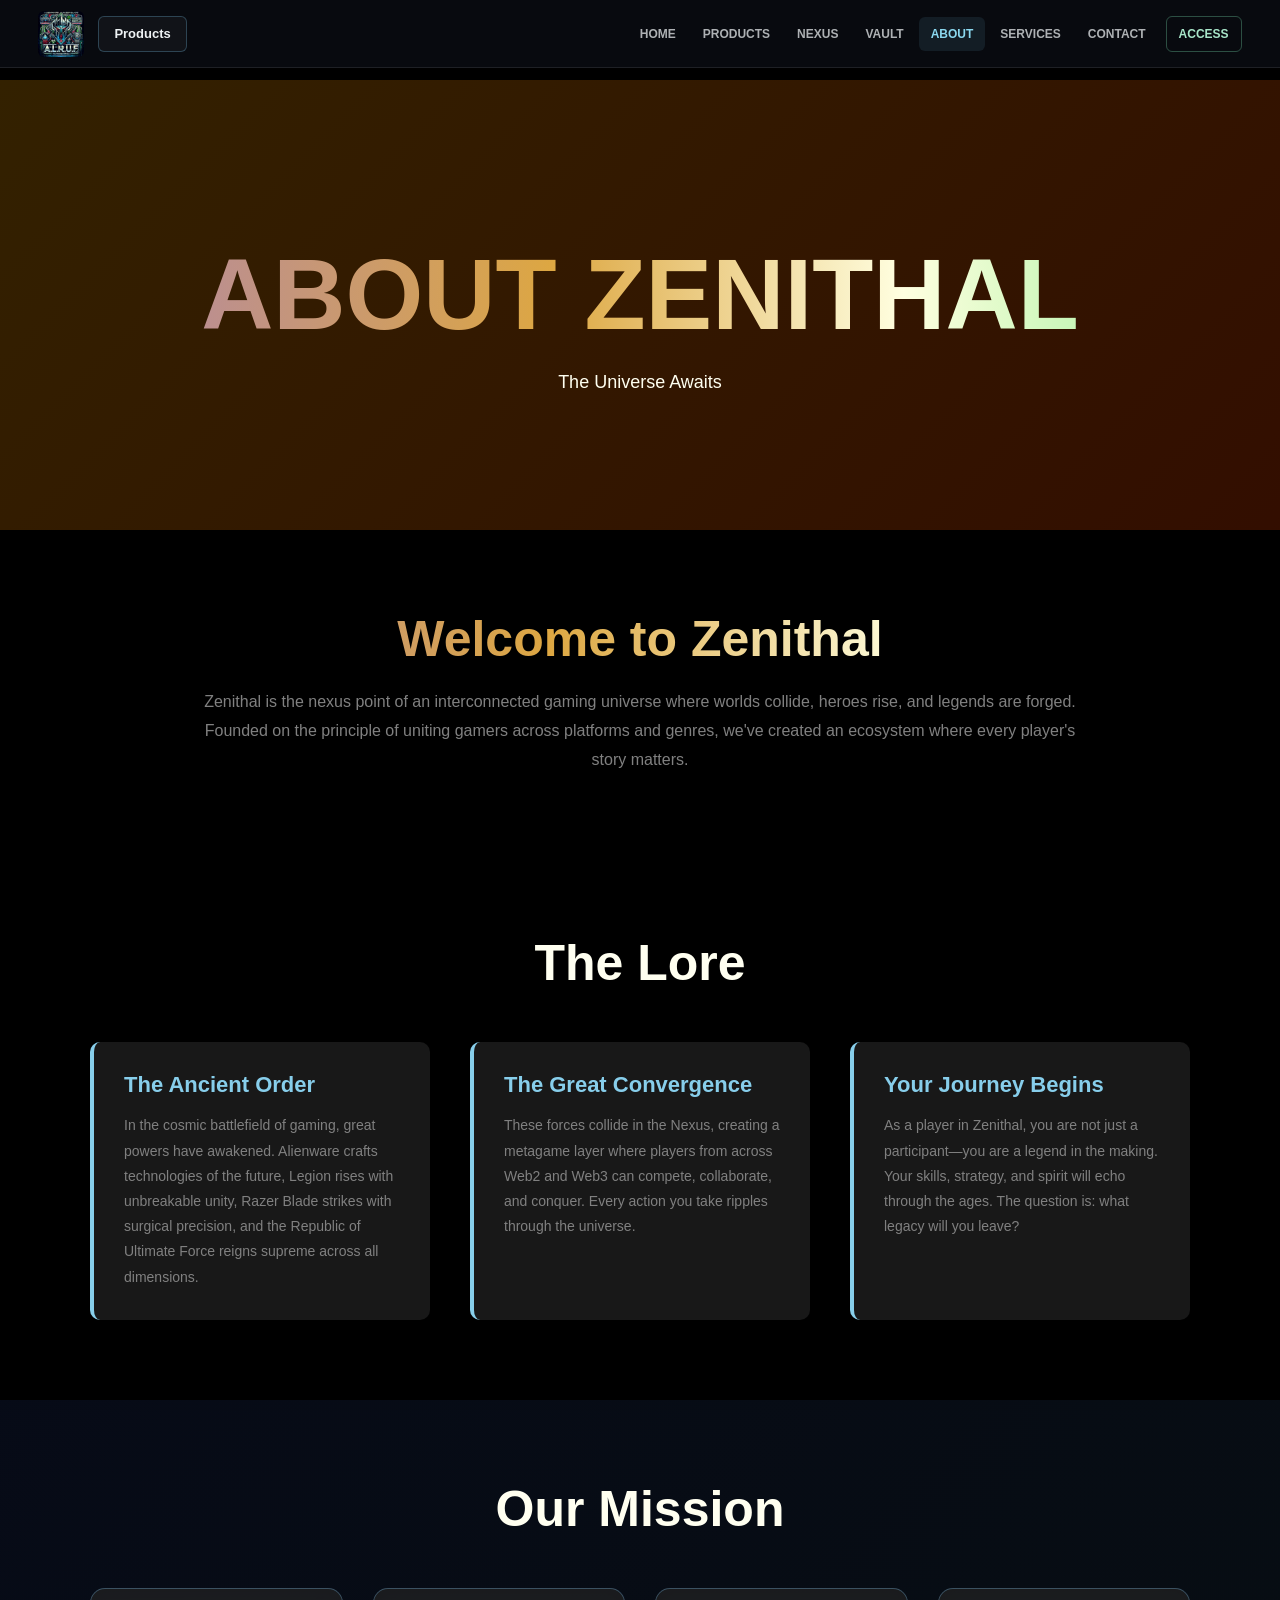
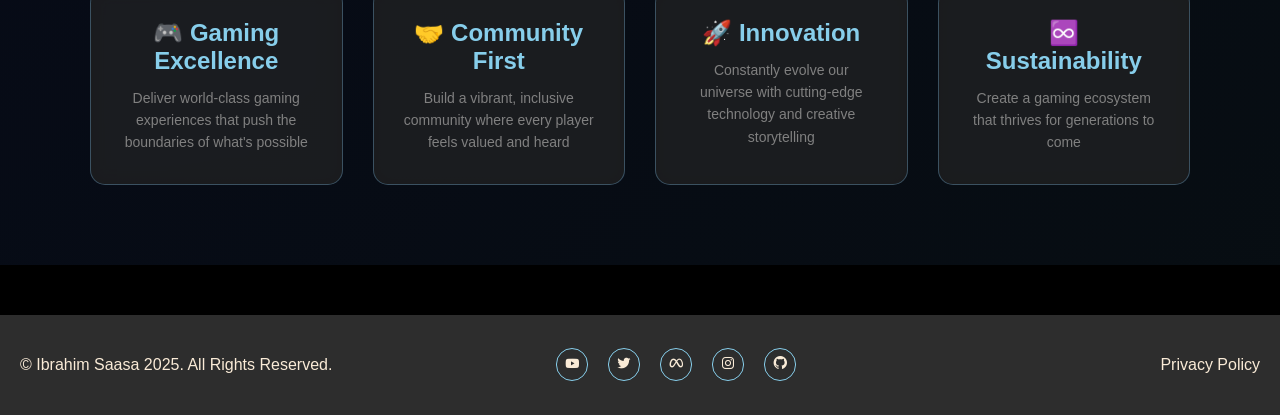
<file: about.html>
<!DOCTYPE html>
<html lang="en">

<head>
    <meta charset="UTF-8">
    <meta name="viewport" content="width=device-width, initial-scale=1.0">
    <link rel="stylesheet" href="./css/common.css?v=2">
    <link rel="stylesheet" href="./css/animations.css">
    <link rel="stylesheet" href="./css/responsive.css?v=3">
    <link rel="stylesheet" href="./css/pages/about.css">
    <link href='https://unpkg.com/boxicons@2.1.4/css/boxicons.min.css' rel='stylesheet'>
    <title>About - AL-RUF</title>
</head>

<body>
    <div class="container">
        <header>
            <div class="head-left">
                <img src="img/logo.png" alt="logo">
                <button onclick="window.location.href='products.html'">Products</button>
            </div>

            <div class="hamburger">
                <span></span>
                <span></span>
                <span></span>
            </div>

            <div class="head-right">
                <a href="index.html">HOME</a>
                <a href="products.html">PRODUCTS</a>
                <a href="nexus.html">NEXUS</a>
                <a href="vault.html">VAULT</a>
                <a href="about.html" class="active">ABOUT</a>
                <a href="services.html">SERVICES</a>
                <a href="contact.html">CONTACT</a>
                <a href="auth.html">ACCESS</a>
            </div>
        </header>

        <section class="about-hero blur-on-scroll">
            <h1 class="gradient-text">ABOUT ZENITHAL</h1>
            <p>The Universe Awaits</p>
        </section>

        <section class="about-main blur-on-scroll">
            <div class="about-content">
                <h2>Welcome to Zenithal</h2>
                <p>Zenithal is the nexus point of an interconnected gaming universe where worlds collide, heroes rise,
                    and legends are forged. Founded on the principle of uniting gamers across platforms and genres,
                    we've created an ecosystem where every player's story matters.</p>
            </div>
        </section>

        <section class="lore-section blur-on-scroll">
            <h2>The Lore</h2>
            <div class="lore-container">
                <div class="lore-card parallax-bg">
                    <h3>The Ancient Order</h3>
                    <p>In the cosmic battlefield of gaming, great powers have awakened. Alienware crafts technologies of
                        the future, Legion rises with unbreakable unity, Razer Blade strikes with surgical precision,
                        and the Republic of Ultimate Force reigns supreme across all dimensions.</p>
                </div>
                <div class="lore-card parallax-bg">
                    <h3>The Great Convergence</h3>
                    <p>These forces collide in the Nexus, creating a metagame layer where players from across Web2 and
                        Web3 can compete, collaborate, and conquer. Every action you take ripples through the universe.
                    </p>
                </div>
                <div class="lore-card parallax-bg">
                    <h3>Your Journey Begins</h3>
                    <p>As a player in Zenithal, you are not just a participant—you are a legend in the making. Your
                        skills, strategy, and spirit will echo through the ages. The question is: what legacy will you
                        leave?</p>
                </div>
            </div>
        </section>

        <section class="mission-section blur-on-scroll">
            <h2>Our Mission</h2>
            <div class="mission-content">
                <div class="mission-box">
                    <h3>🎮 Gaming Excellence</h3>
                    <p>Deliver world-class gaming experiences that push the boundaries of what's possible</p>
                </div>
                <div class="mission-box">
                    <h3>🤝 Community First</h3>
                    <p>Build a vibrant, inclusive community where every player feels valued and heard</p>
                </div>
                <div class="mission-box">
                    <h3>🚀 Innovation</h3>
                    <p>Constantly evolve our universe with cutting-edge technology and creative storytelling</p>
                </div>
                <div class="mission-box">
                    <h3>♾️ Sustainability</h3>
                    <p>Create a gaming ecosystem that thrives for generations to come</p>
                </div>
            </div>
        </section>

        <section class="footer">
            <p>&#169 Ibrahim Saasa 2025. All Rights Reserved.</p>
            <ul>
                <li><a href="#"><i class='bx bxl-youtube'></i></a></li>
                <li><a href="#"><i class='bx bxl-twitter'></i></a></li>
                <li><a href="#"><i class='bx bxl-meta'></i></a></li>
                <li><a href="#"><i class='bx bxl-instagram'></i></a></li>
                <li><a href="#"><i class='bx bxl-github'></i></a></li>
            </ul>
            <p>Privacy Policy</p>
        </section>
    </div>

    <script src="./js/common.js?v=2"></script>
    <script src="./js/animations.js"></script>
</body>

</html>
</file>
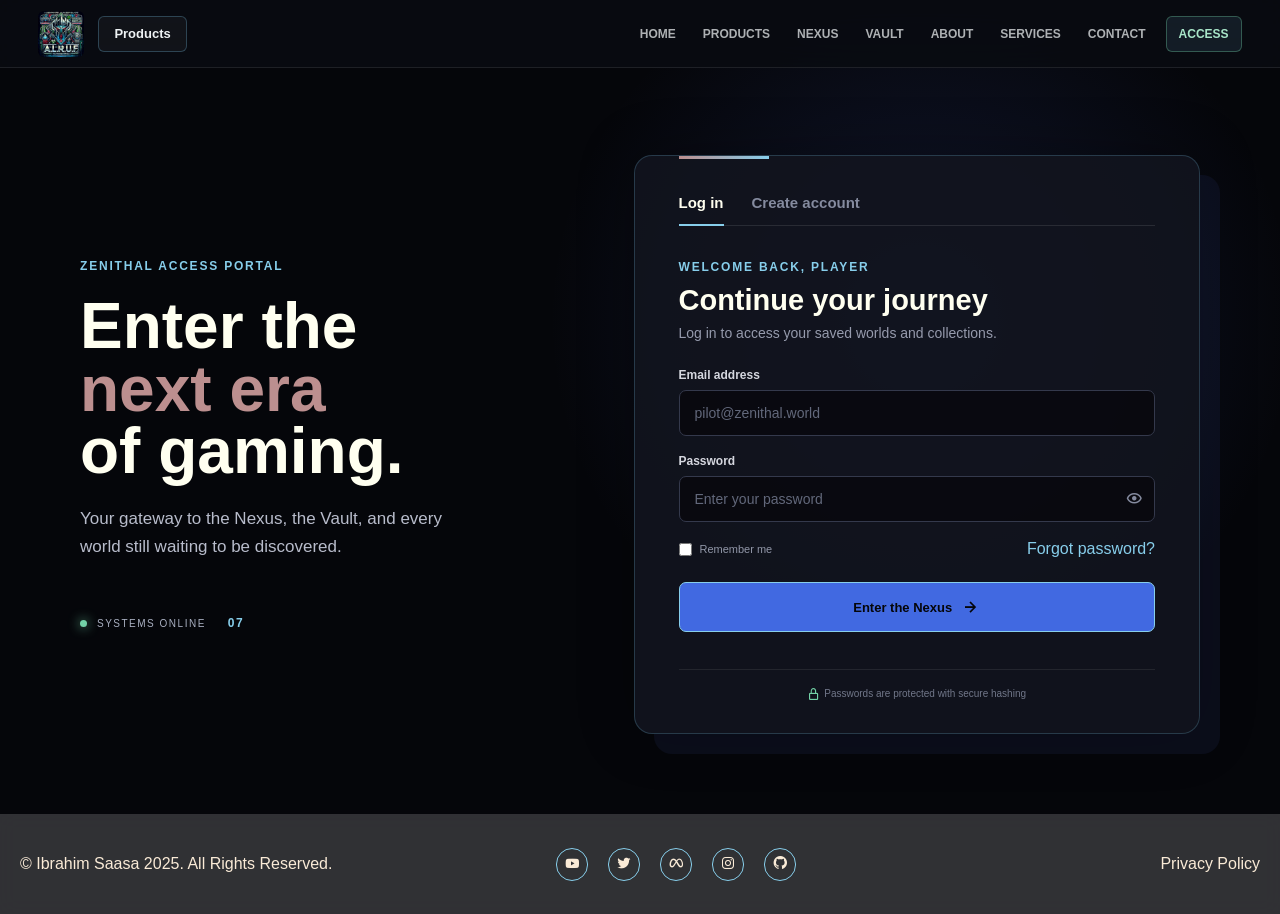
<file: auth.html>
<!DOCTYPE html>
<html lang="en">

<head>
    <meta charset="UTF-8">
    <meta name="viewport" content="width=device-width, initial-scale=1.0">
    <link rel="stylesheet" href="./css/common.css?v=2">
    <link rel="stylesheet" href="./css/animations.css">
    <link rel="stylesheet" href="./css/responsive.css?v=3">
    <link rel="stylesheet" href="./css/pages/auth.css">
    <link href='https://unpkg.com/boxicons@2.1.4/css/boxicons.min.css' rel='stylesheet'>
    <title>Access Portal - AL-RUF</title>
</head>

<body class="auth-page">
    <div class="container">
        <header>
            <div class="head-left">
                <img src="img/logo.png" alt="AL-RUF logo">
                <button onclick="window.location.href='products.html'">Products</button>
            </div>

            <div class="hamburger" aria-label="Open navigation menu">
                <span></span>
                <span></span>
                <span></span>
            </div>

            <div class="head-right">
                <a href="index.html">HOME</a>
                <a href="products.html">PRODUCTS</a>
                <a href="nexus.html">NEXUS</a>
                <a href="vault.html">VAULT</a>
                <a href="about.html">ABOUT</a>
                <a href="services.html">SERVICES</a>
                <a href="contact.html">CONTACT</a>
                <a href="auth.html" class="active">ACCESS</a>
            </div>
        </header>

        <main class="auth-shell">
            <section class="auth-intro blur-on-scroll">
                <p class="auth-kicker">ZENITHAL ACCESS PORTAL</p>
                <h1>Enter the <span>next era</span> of gaming.</h1>
                <p class="auth-copy">Your gateway to the Nexus, the Vault, and every world still waiting to be
                    discovered.</p>
                <div class="auth-signal"><span></span> SYSTEMS ONLINE <strong>07</strong></div>
            </section>

            <section class="auth-panel blur-on-scroll" aria-label="Account access">
                <div class="auth-tabs" role="tablist" aria-label="Account access modes">
                    <button class="auth-tab active" id="loginTab" type="button" role="tab" aria-selected="true">Log
                        in</button>
                    <button class="auth-tab" id="signupTab" type="button" role="tab" aria-selected="false">Create
                        account</button>
                </div>

                <div class="auth-heading">
                    <p class="panel-label" id="formLabel">WELCOME BACK, PLAYER</p>
                    <h2 id="formTitle">Continue your journey</h2>
                    <p id="formDescription">Log in to access your saved worlds and collections.</p>
                </div>

                <form id="loginForm" class="auth-form" novalidate>
                    <div class="auth-field">
                        <label for="loginEmail">Email address</label>
                        <input type="email" id="loginEmail" name="email" placeholder="pilot@zenithal.world"
                            autocomplete="email" required>
                        <small class="field-error"></small>
                    </div>
                    <div class="auth-field">
                        <label for="loginPassword">Password</label>
                        <div class="password-wrap">
                            <input type="password" id="loginPassword" name="password" placeholder="Enter your password"
                                autocomplete="current-password" required>
                            <button class="password-toggle" type="button" aria-label="Show password"><i
                                    class='bx bx-show'></i></button>
                        </div>
                        <small class="field-error"></small>
                    </div>
                    <div class="auth-options">
                        <label class="check-control"><input type="checkbox" name="remember"><span>Remember
                                me</span></label>
                        <a href="#" class="muted-link">Forgot password?</a>
                    </div>
                    <button class="auth-submit" type="submit">Enter the Nexus <i
                            class='bx bx-right-arrow-alt'></i></button>
                </form>

                <form id="signupForm" class="auth-form hidden" novalidate>
                    <div class="auth-field">
                        <label for="signupName">Player name</label>
                        <input type="text" id="signupName" name="name" placeholder="Choose your callsign"
                            autocomplete="name" required>
                        <small class="field-error"></small>
                    </div>
                    <div class="auth-field">
                        <label for="signupEmail">Email address</label>
                        <input type="email" id="signupEmail" name="email" placeholder="pilot@zenithal.world"
                            autocomplete="email" required>
                        <small class="field-error"></small>
                    </div>
                    <div class="auth-field">
                        <label for="signupPassword">Create password</label>
                        <div class="password-wrap">
                            <input type="password" id="signupPassword" name="password"
                                placeholder="Minimum 8 characters" autocomplete="new-password" required>
                            <button class="password-toggle" type="button" aria-label="Show password"><i
                                    class='bx bx-show'></i></button>
                        </div>
                        <div class="password-meter"><span></span></div>
                        <small class="field-hint">Use uppercase, lowercase, numbers, and symbols.</small>
                        <small class="field-error"></small>
                    </div>
                    <label class="check-control terms-control"><input type="checkbox" name="terms" required><span>I
                            agree to the <a href="#">Nexus terms</a></span></label>
                    <button class="auth-submit" type="submit">Create my access <i
                            class='bx bx-right-arrow-alt'></i></button>
                </form>

                <p class="auth-status" id="authStatus" role="status" aria-live="polite"></p>
                <p class="secure-note"><i class='bx bx-lock-alt'></i> Passwords are protected with secure hashing
                </p>
            </section>
        </main>

        <section class="footer">
            <p>&#169 Ibrahim Saasa 2025. All Rights Reserved.</p>
            <ul>
                <li><a href="#"><i class='bx bxl-youtube'></i></a></li>
                <li><a href="#"><i class='bx bxl-twitter'></i></a></li>
                <li><a href="#"><i class='bx bxl-meta'></i></a></li>
                <li><a href="#"><i class='bx bxl-instagram'></i></a></li>
                <li><a href="#"><i class='bx bxl-github'></i></a></li>
            </ul>
            <p>Privacy Policy</p>
        </section>
    </div>

    <script src="./js/common.js?v=2"></script>
    <script src="./js/animations.js"></script>
    <script src="./js/auth.js?v=3"></script>
</body>

</html>
</file>
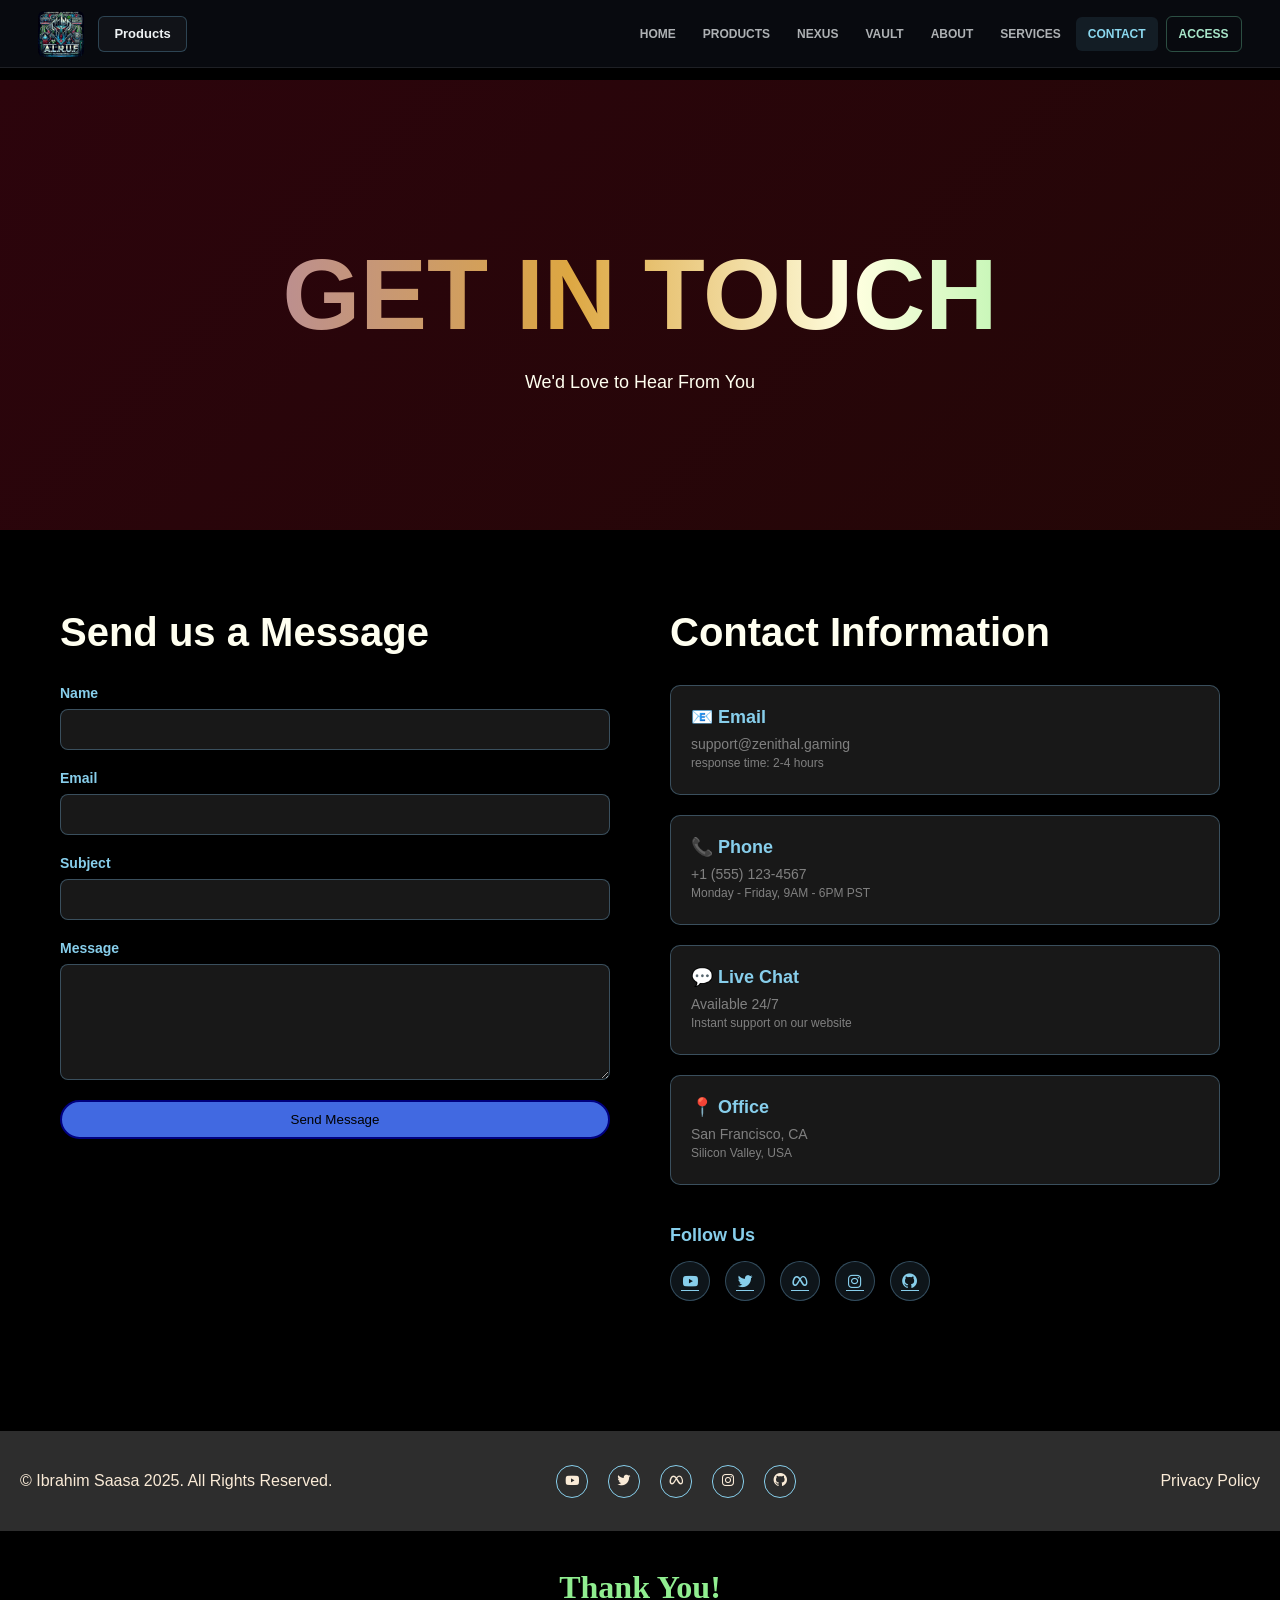
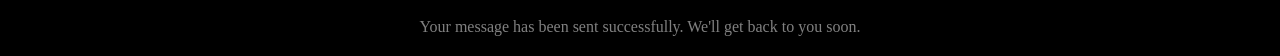
<file: contact.html>
<!DOCTYPE html>
<html lang="en">

<head>
    <meta charset="UTF-8">
    <meta name="viewport" content="width=device-width, initial-scale=1.0">
    <link rel="stylesheet" href="./css/common.css?v=2">
    <link rel="stylesheet" href="./css/animations.css">
    <link rel="stylesheet" href="./css/responsive.css?v=3">
    <link rel="stylesheet" href="./css/pages/contact.css">
    <link href='https://unpkg.com/boxicons@2.1.4/css/boxicons.min.css' rel='stylesheet'>
    <title>Contact - AL-RUF</title>
</head>

<body>
    <div class="container">
        <header>
            <div class="head-left">
                <img src="img/logo.png" alt="logo">
                <button onclick="window.location.href='products.html'">Products</button>
            </div>

            <div class="hamburger">
                <span></span>
                <span></span>
                <span></span>
            </div>

            <div class="head-right">
                <a href="index.html">HOME</a>
                <a href="products.html">PRODUCTS</a>
                <a href="nexus.html">NEXUS</a>
                <a href="vault.html">VAULT</a>
                <a href="about.html">ABOUT</a>
                <a href="services.html">SERVICES</a>
                <a href="contact.html" class="active">CONTACT</a>
                <a href="auth.html">ACCESS</a>
            </div>
        </header>

        <section class="contact-hero blur-on-scroll">
            <h1 class="gradient-text">GET IN TOUCH</h1>
            <p>We'd Love to Hear From You</p>
        </section>

        <section class="contact-main">
            <div class="contact-content blur-on-scroll">
                <h2>Send us a Message</h2>
                <form id="contactForm" class="contact-form">
                    <div class="form-group">
                        <label for="name">Name</label>
                        <input type="text" id="name" name="name" required>
                    </div>

                    <div class="form-group">
                        <label for="email">Email</label>
                        <input type="email" id="email" name="email" required>
                    </div>

                    <div class="form-group">
                        <label for="subject">Subject</label>
                        <input type="text" id="subject" name="subject" required>
                    </div>

                    <div class="form-group">
                        <label for="message">Message</label>
                        <textarea id="message" name="message" rows="6" required></textarea>
                    </div>

                    <button type="submit" class="btn-primary">Send Message</button>
                </form>
            </div>

            <div class="contact-info blur-on-scroll">
                <h2>Contact Information</h2>
                <div class="info-cards-contact">
                    <div class="info-card-contact">
                        <h3>📧 Email</h3>
                        <p>support@zenithal.gaming</p>
                        <p style="font-size: 12px; color: gray;">response time: 2-4 hours</p>
                    </div>

                    <div class="info-card-contact">
                        <h3>📞 Phone</h3>
                        <p>+1 (555) 123-4567</p>
                        <p style="font-size: 12px; color: gray;">Monday - Friday, 9AM - 6PM PST</p>
                    </div>

                    <div class="info-card-contact">
                        <h3>💬 Live Chat</h3>
                        <p>Available 24/7</p>
                        <p style="font-size: 12px; color: gray;">Instant support on our website</p>
                    </div>

                    <div class="info-card-contact">
                        <h3>📍 Office</h3>
                        <p>San Francisco, CA</p>
                        <p style="font-size: 12px; color: gray;">Silicon Valley, USA</p>
                    </div>
                </div>

                <div class="social-links">
                    <h3>Follow Us</h3>
                    <div class="socials">
                        <a href="#"><i class='bx bxl-youtube'></i></a>
                        <a href="#"><i class='bx bxl-twitter'></i></a>
                        <a href="#"><i class='bx bxl-meta'></i></a>
                        <a href="#"><i class='bx bxl-instagram'></i></a>
                        <a href="#"><i class='bx bxl-github'></i></a>
                    </div>
                </div>
            </div>
        </section>

        <section class="footer">
            <p>&#169 Ibrahim Saasa 2025. All Rights Reserved.</p>
            <ul>
                <li><a href="#"><i class='bx bxl-youtube'></i></a></li>
                <li><a href="#"><i class='bx bxl-twitter'></i></a></li>
                <li><a href="#"><i class='bx bxl-meta'></i></a></li>
                <li><a href="#"><i class='bx bxl-instagram'></i></a></li>
                <li><a href="#"><i class='bx bxl-github'></i></a></li>
            </ul>
            <p>Privacy Policy</p>
        </section>
    </div>

    <!-- Success Modal -->
    <div class="modal-overlay" id="modalOverlay"></div>
    <div class="modal" id="successModal">
        <div class="modal-content">
            <span class="modal-close">&times;</span>
            <div class="success-message">
                <h2>Thank You!</h2>
                <p>Your message has been sent successfully. We'll get back to you soon.</p>
            </div>
        </div>
    </div>

    <script src="./js/common.js?v=2"></script>
    <script src="./js/animations.js"></script>
    <script src="./js/forms.js"></script>
</body>

</html>
</file>
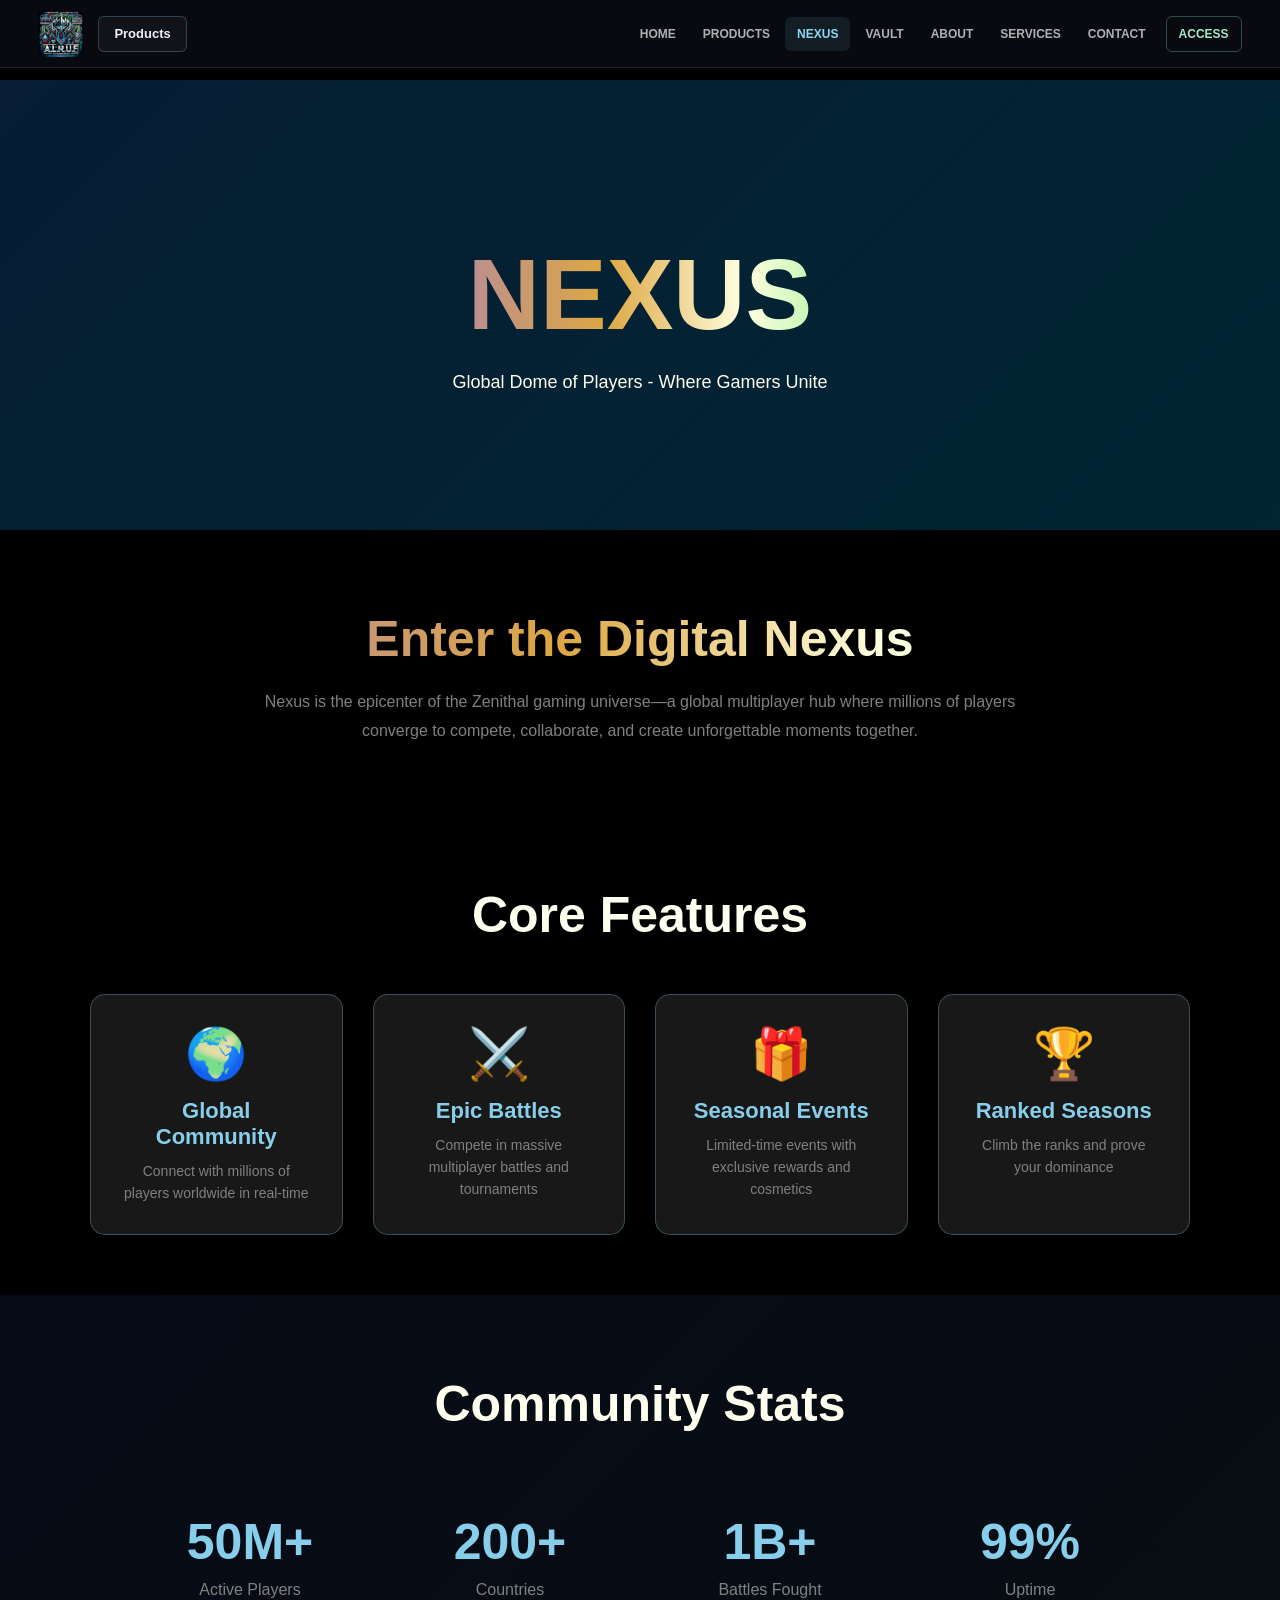
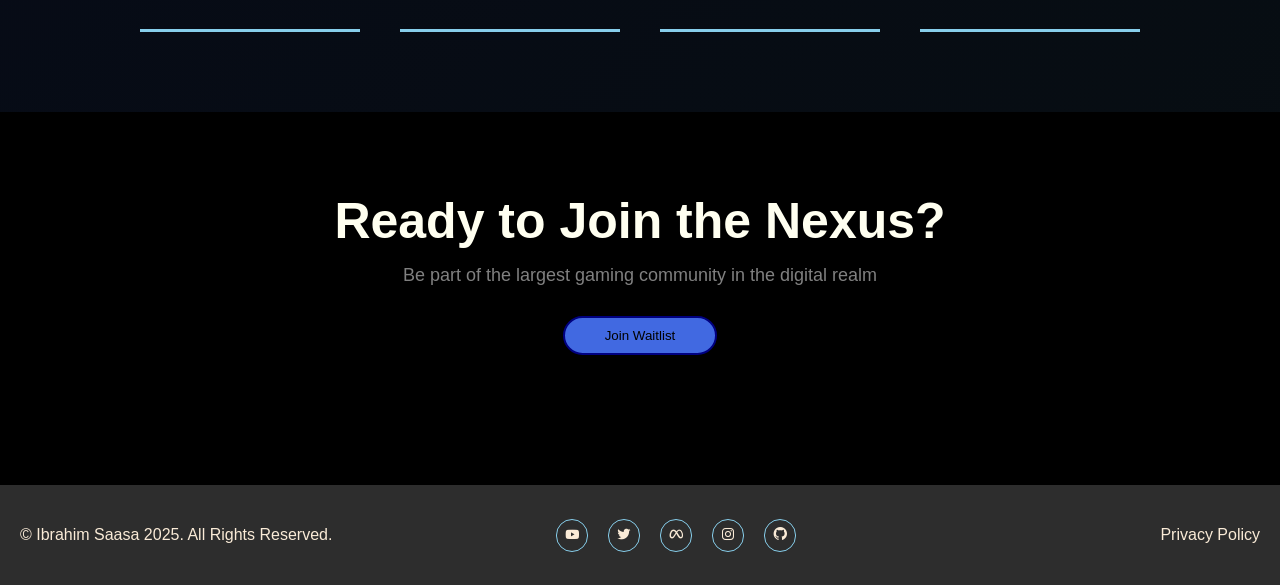
<file: nexus.html>
<!DOCTYPE html>
<html lang="en">

<head>
    <meta charset="UTF-8">
    <meta name="viewport" content="width=device-width, initial-scale=1.0">
    <link rel="stylesheet" href="./css/common.css?v=2">
    <link rel="stylesheet" href="./css/animations.css">
    <link rel="stylesheet" href="./css/responsive.css?v=3">
    <link rel="stylesheet" href="./css/pages/nexus.css">
    <link href='https://unpkg.com/boxicons@2.1.4/css/boxicons.min.css' rel='stylesheet'>
    <title>Nexus - AL-RUF</title>
</head>

<body>
    <div class="container">
        <header>
            <div class="head-left">
                <img src="img/logo.png" alt="logo">
                <button onclick="window.location.href='products.html'">Products</button>
            </div>

            <div class="hamburger">
                <span></span>
                <span></span>
                <span></span>
            </div>

            <div class="head-right">
                <a href="index.html">HOME</a>
                <a href="products.html">PRODUCTS</a>
                <a href="nexus.html" class="active">NEXUS</a>
                <a href="vault.html">VAULT</a>
                <a href="about.html">ABOUT</a>
                <a href="services.html">SERVICES</a>
                <a href="contact.html">CONTACT</a>
                <a href="auth.html">ACCESS</a>
            </div>
        </header>

        <section class="nexus-hero blur-on-scroll">
            <h1 class="gradient-text">NEXUS</h1>
            <p>Global Dome of Players - Where Gamers Unite</p>
        </section>

        <section class="nexus-intro blur-on-scroll">
            <div class="nexus-content">
                <h2>Enter the Digital Nexus</h2>
                <p>Nexus is the epicenter of the Zenithal gaming universe—a global multiplayer hub where millions of
                    players converge to compete, collaborate, and create unforgettable moments together.</p>
            </div>
        </section>

        <section class="nexus-features blur-on-scroll">
            <h2>Core Features</h2>
            <div class="features-grid">
                <div class="feature-card">
                    <div class="feature-icon">🌍</div>
                    <h3>Global Community</h3>
                    <p>Connect with millions of players worldwide in real-time</p>
                </div>

                <div class="feature-card">
                    <div class="feature-icon">⚔️</div>
                    <h3>Epic Battles</h3>
                    <p>Compete in massive multiplayer battles and tournaments</p>
                </div>

                <div class="feature-card">
                    <div class="feature-icon">🎁</div>
                    <h3>Seasonal Events</h3>
                    <p>Limited-time events with exclusive rewards and cosmetics</p>
                </div>

                <div class="feature-card">
                    <div class="feature-icon">🏆</div>
                    <h3>Ranked Seasons</h3>
                    <p>Climb the ranks and prove your dominance</p>
                </div>
            </div>
        </section>

        <section class="nexus-stats blur-on-scroll">
            <h2>Community Stats</h2>
            <div class="stats-container">
                <div class="stat-box">
                    <h3>50M+</h3>
                    <p>Active Players</p>
                </div>
                <div class="stat-box">
                    <h3>200+</h3>
                    <p>Countries</p>
                </div>
                <div class="stat-box">
                    <h3>1B+</h3>
                    <p>Battles Fought</p>
                </div>
                <div class="stat-box">
                    <h3>99%</h3>
                    <p>Uptime</p>
                </div>
            </div>
        </section>

        <section class="nexus-cta blur-on-scroll">
            <h2>Ready to Join the Nexus?</h2>
            <p>Be part of the largest gaming community in the digital realm</p>
            <button class="btn-primary">Join Waitlist</button>
        </section>

        <section class="footer">
            <p>&#169 Ibrahim Saasa 2025. All Rights Reserved.</p>
            <ul>
                <li><a href="#"><i class='bx bxl-youtube'></i></a></li>
                <li><a href="#"><i class='bx bxl-twitter'></i></a></li>
                <li><a href="#"><i class='bx bxl-meta'></i></a></li>
                <li><a href="#"><i class='bx bxl-instagram'></i></a></li>
                <li><a href="#"><i class='bx bxl-github'></i></a></li>
            </ul>
            <p>Privacy Policy</p>
        </section>
    </div>

    <script src="./js/common.js?v=2"></script>
    <script src="./js/animations.js"></script>
</body>

</html>
</file>
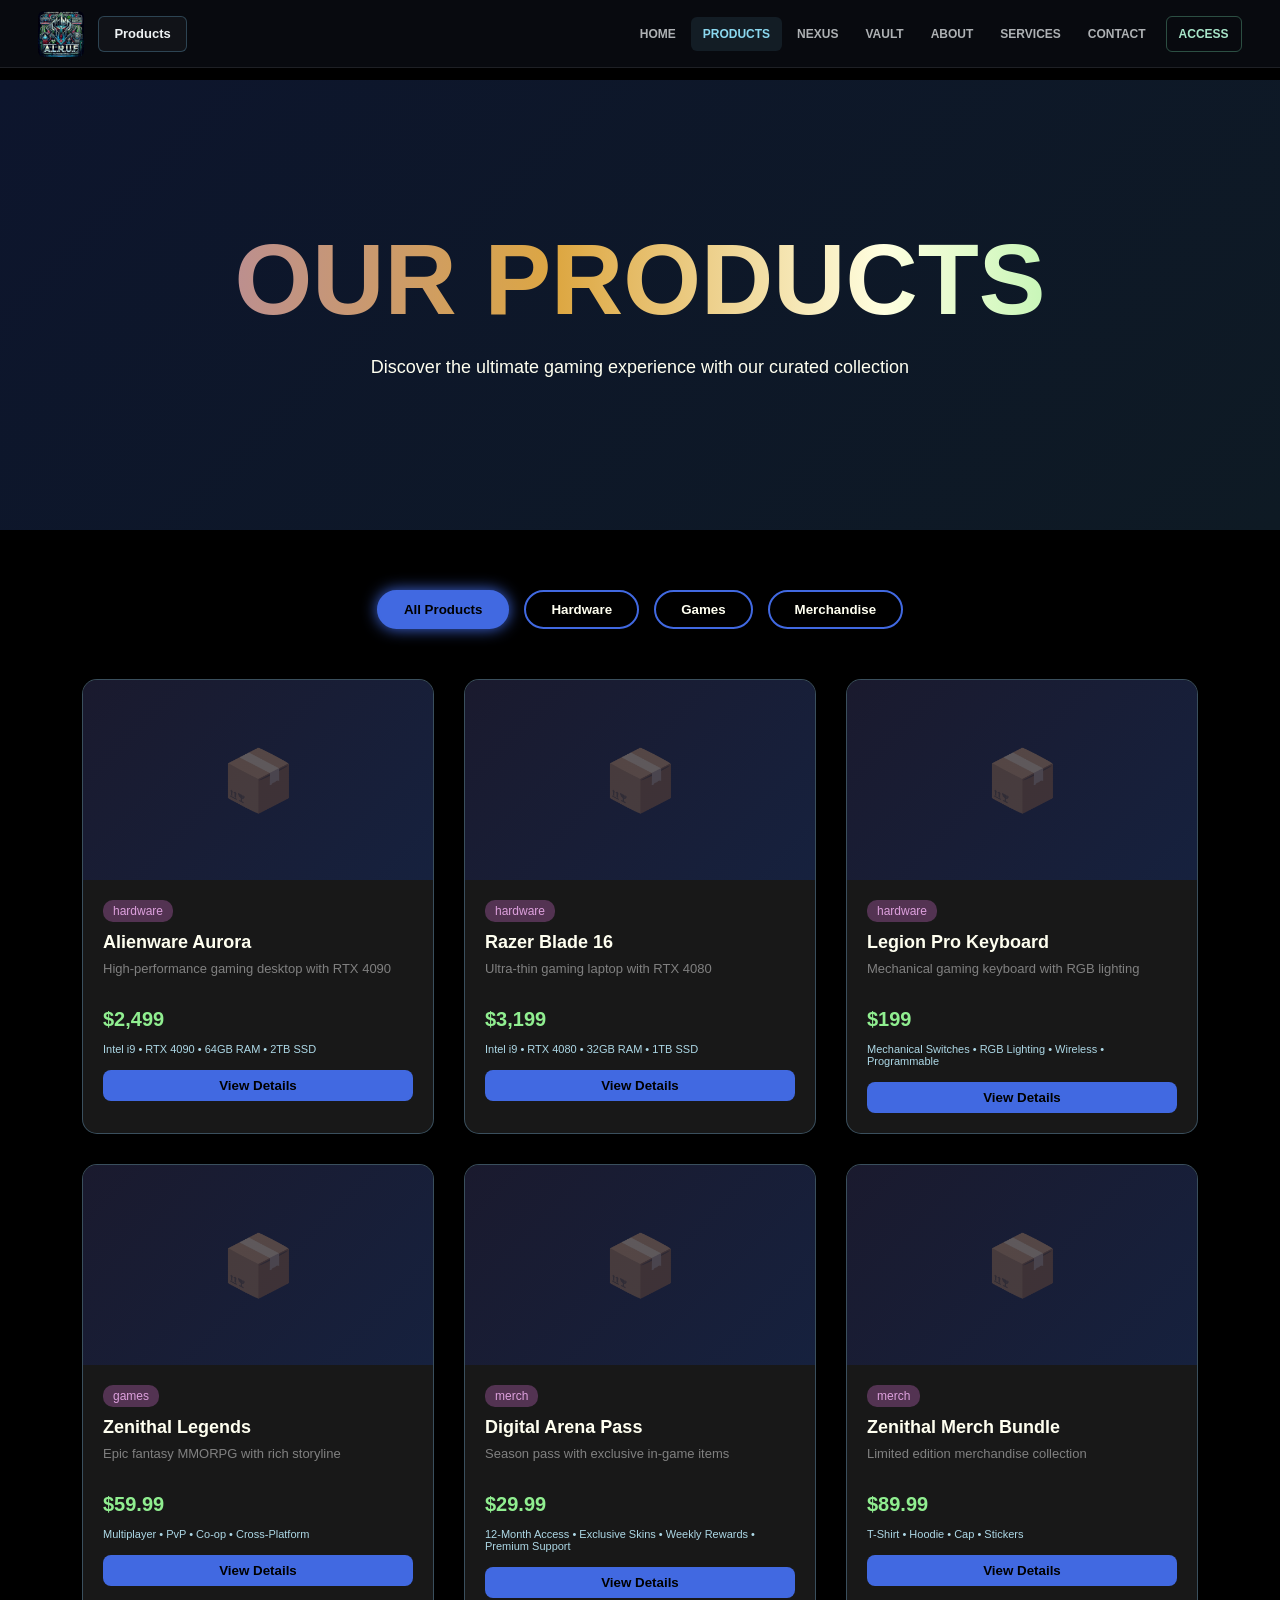
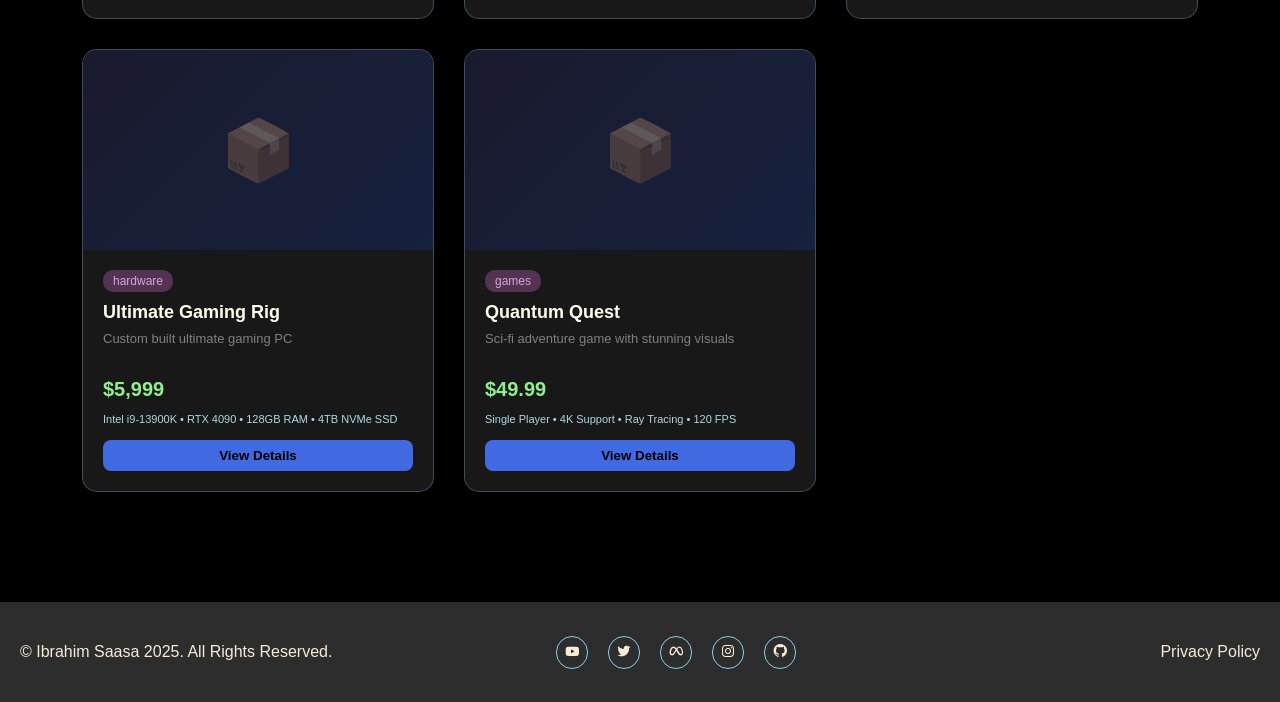
<file: products.html>
<!DOCTYPE html>
<html lang="en">

<head>
    <meta charset="UTF-8">
    <meta name="viewport" content="width=device-width, initial-scale=1.0">
    <link rel="stylesheet" href="./css/common.css?v=2">
    <link rel="stylesheet" href="./css/animations.css">
    <link rel="stylesheet" href="./css/responsive.css?v=3">
    <link rel="stylesheet" href="./css/pages/products.css">
    <link href='https://unpkg.com/boxicons@2.1.4/css/boxicons.min.css' rel='stylesheet'>
    <title>Products - AL-RUF</title>
</head>

<body>
    <div class="container">
        <header>
            <div class="head-left">
                <img src="img/logo.png" alt="logo">
                <button onclick="window.location.href='products.html'">Products</button>
            </div>

            <div class="hamburger">
                <span></span>
                <span></span>
                <span></span>
            </div>

            <div class="head-right">
                <a href="index.html">HOME</a>
                <a href="products.html" class="active">PRODUCTS</a>
                <a href="nexus.html">NEXUS</a>
                <a href="vault.html">VAULT</a>
                <a href="about.html">ABOUT</a>
                <a href="services.html">SERVICES</a>
                <a href="contact.html">CONTACT</a>
                <a href="auth.html">ACCESS</a>
            </div>
        </header>

        <section class="products-hero blur-on-scroll">
            <h1 class="gradient-text">OUR PRODUCTS</h1>
            <p>Discover the ultimate gaming experience with our curated collection</p>
        </section>

        <section class="products-section">
            <div class="filter-tags">
                <button class="filter-tag active" data-filter="all">All Products</button>
                <button class="filter-tag" data-filter="hardware">Hardware</button>
                <button class="filter-tag" data-filter="games">Games</button>
                <button class="filter-tag" data-filter="merch">Merchandise</button>
            </div>

            <div class="products-grid" id="productsGrid">
                <!-- Products will be loaded here by JavaScript -->
            </div>
        </section>

        <section class="footer">
            <p>&#169 Ibrahim Saasa 2025. All Rights Reserved.</p>
            <ul>
                <li><a href="#"><i class='bx bxl-youtube'></i></a></li>
                <li><a href="#"><i class='bx bxl-twitter'></i></a></li>
                <li><a href="#"><i class='bx bxl-meta'></i></a></li>
                <li><a href="#"><i class='bx bxl-instagram'></i></a></li>
                <li><a href="#"><i class='bx bxl-github'></i></a></li>
            </ul>
            <p>Privacy Policy</p>
        </section>
    </div>

    <!-- Product Details Modal -->
    <div class="modal-overlay" id="modalOverlay"></div>
    <div class="modal" id="productModal">
        <div class="modal-content">
            <span class="modal-close">&times;</span>
            <div id="modalBody">
                <!-- Product details will be inserted here -->
            </div>
        </div>
    </div>

    <script src="./js/common.js?v=2"></script>
    <script src="./js/animations.js"></script>
    <script src="./js/products.js?v=2"></script>
</body>

</html>
</file>
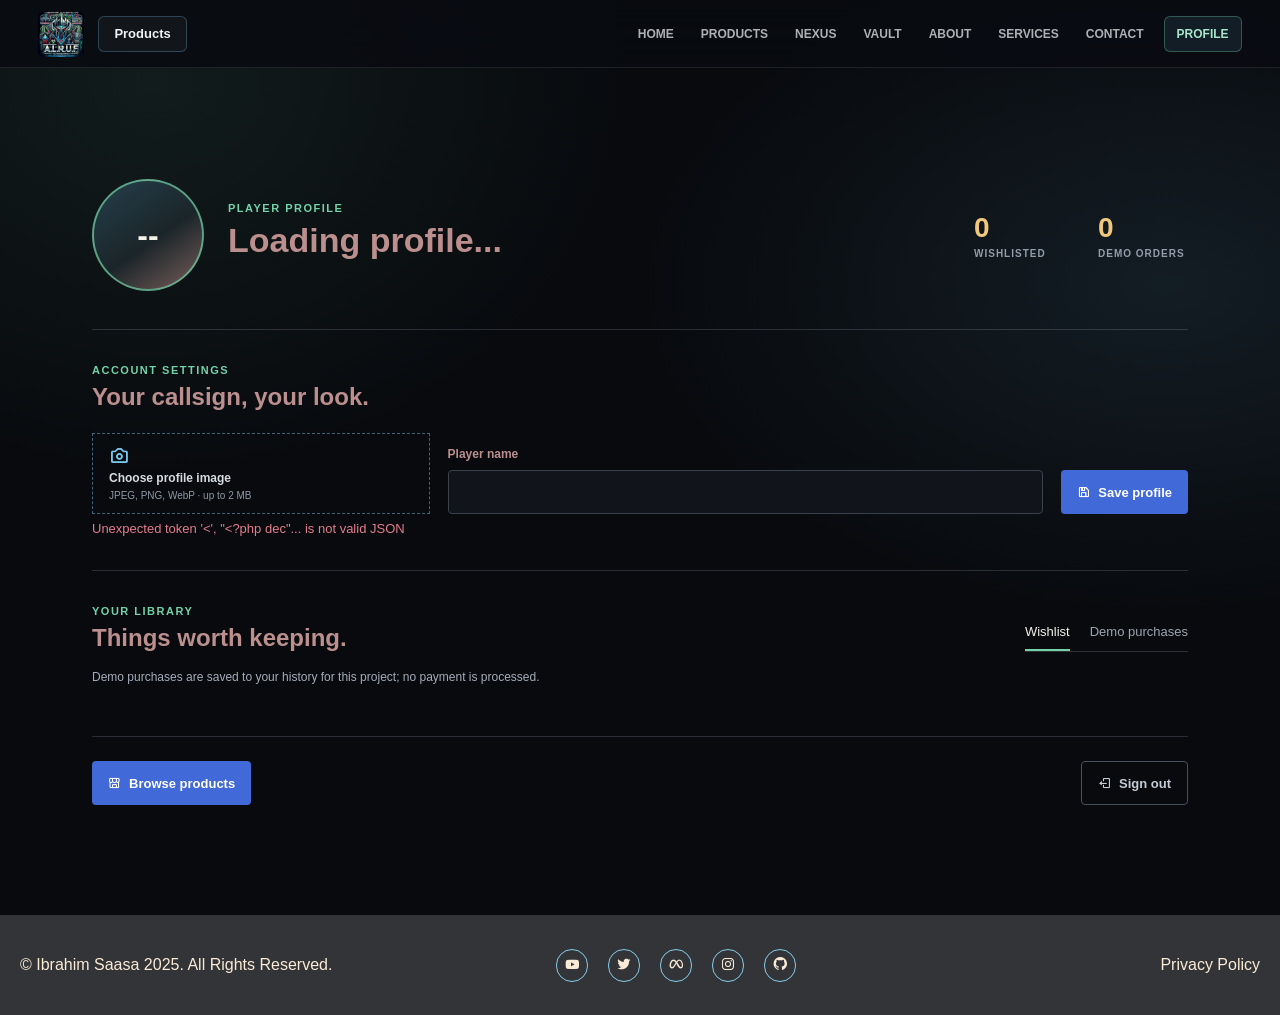
<file: profile.html>
<!DOCTYPE html>
<html lang="en">

<head>
    <meta charset="UTF-8">
    <meta name="viewport" content="width=device-width, initial-scale=1.0">
    <link rel="stylesheet" href="./css/common.css?v=2">
    <link rel="stylesheet" href="./css/animations.css">
    <link rel="stylesheet" href="./css/responsive.css?v=3">
    <link rel="stylesheet" href="./css/pages/profile.css">
    <link href="https://unpkg.com/boxicons@2.1.4/css/boxicons.min.css" rel="stylesheet">
    <title>Player Profile - AL-RUF</title>
</head>

<body class="profile-page">
    <div class="container">
        <header>
            <div class="head-left">
                <img src="img/logo.png" alt="AL-RUF logo">
                <button onclick="window.location.href='products.html'">Products</button>
            </div>
            <div class="hamburger" aria-label="Open navigation menu">
                <span></span><span></span><span></span>
            </div>
            <nav class="head-right" aria-label="Main navigation">
                <a href="index.html">HOME</a>
                <a href="products.html">PRODUCTS</a>
                <a href="nexus.html">NEXUS</a>
                <a href="vault.html">VAULT</a>
                <a href="about.html">ABOUT</a>
                <a href="services.html">SERVICES</a>
                <a href="contact.html">CONTACT</a>
                <a href="profile.html" class="active">PROFILE</a>
            </nav>
        </header>

        <main class="profile-shell">
            <section class="profile-banner">
                <div class="profile-identity">
                    <div class="avatar-frame">
                        <img id="profileAvatar" alt="Player profile picture" hidden>
                        <span id="avatarInitials" aria-hidden="true">--</span>
                    </div>
                    <div>
                        <p class="profile-kicker">PLAYER PROFILE</p>
                        <h1 id="profileName">Loading profile...</h1>
                        <p id="profileEmail" class="profile-email"></p>
                        <p id="profileSince" class="profile-since"></p>
                    </div>
                </div>
                <div class="profile-stats" aria-label="Collection totals">
                    <div><strong id="wishlistCount">0</strong><span>WISHLISTED</span></div>
                    <div><strong id="purchaseCount">0</strong><span>DEMO ORDERS</span></div>
                </div>
            </section>

            <section class="profile-settings" aria-labelledby="settingsTitle">
                <div class="section-heading">
                    <p class="profile-kicker">ACCOUNT SETTINGS</p>
                    <h2 id="settingsTitle">Your callsign, your look.</h2>
                </div>
                <form id="profileForm" class="profile-form">
                    <label class="avatar-picker" for="avatarInput">
                        <i class="bx bx-camera" aria-hidden="true"></i>
                        <span>Choose profile image</span>
                        <small>JPEG, PNG, WebP · up to 2 MB</small>
                    </label>
                    <input id="avatarInput" name="avatar" type="file" accept="image/jpeg,image/png,image/webp" hidden>
                    <label class="name-field" for="playerNameInput">
                        <span>Player name</span>
                        <input id="playerNameInput" name="player_name" type="text" maxlength="50" required>
                    </label>
                    <button class="profile-save" type="submit"><i class="bx bx-save" aria-hidden="true"></i> Save
                        profile</button>
                </form>
                <p id="profileStatus" class="profile-status" role="status" aria-live="polite"></p>
            </section>

            <section class="library-section" aria-labelledby="libraryTitle">
                <div class="library-heading">
                    <div class="section-heading">
                        <p class="profile-kicker">YOUR LIBRARY</p>
                        <h2 id="libraryTitle">Things worth keeping.</h2>
                    </div>
                    <div class="library-tabs" role="tablist" aria-label="Saved products and purchases">
                        <button class="library-tab active" id="wishlistTab" type="button" role="tab"
                            aria-selected="true">Wishlist</button>
                        <button class="library-tab" id="purchasesTab" type="button" role="tab"
                            aria-selected="false">Demo purchases</button>
                    </div>
                </div>
                <p class="demo-note">Demo purchases are saved to your history for this project; no payment is processed.
                </p>
                <div id="libraryGrid" class="library-grid" aria-live="polite"></div>
            </section>

            <div class="profile-actions">
                <a href="products.html"><i class="bx bx-store-alt" aria-hidden="true"></i> Browse products</a>
                <button id="logoutButton" type="button"><i class="bx bx-log-out" aria-hidden="true"></i> Sign
                    out</button>
            </div>
        </main>

        <section class="footer">
            <p>&#169 Ibrahim Saasa 2025. All Rights Reserved.</p>
            <ul>
                <li><a href="#"><i class="bx bxl-youtube"></i></a></li>
                <li><a href="#"><i class="bx bxl-twitter"></i></a></li>
                <li><a href="#"><i class="bx bxl-meta"></i></a></li>
                <li><a href="#"><i class="bx bxl-instagram"></i></a></li>
                <li><a href="#"><i class="bx bxl-github"></i></a></li>
            </ul>
            <p>Privacy Policy</p>
        </section>
    </div>
    <script src="./js/common.js?v=2"></script>
    <script src="./js/animations.js"></script>
    <script src="./js/profile.js"></script>
</body>

</html>
</file>
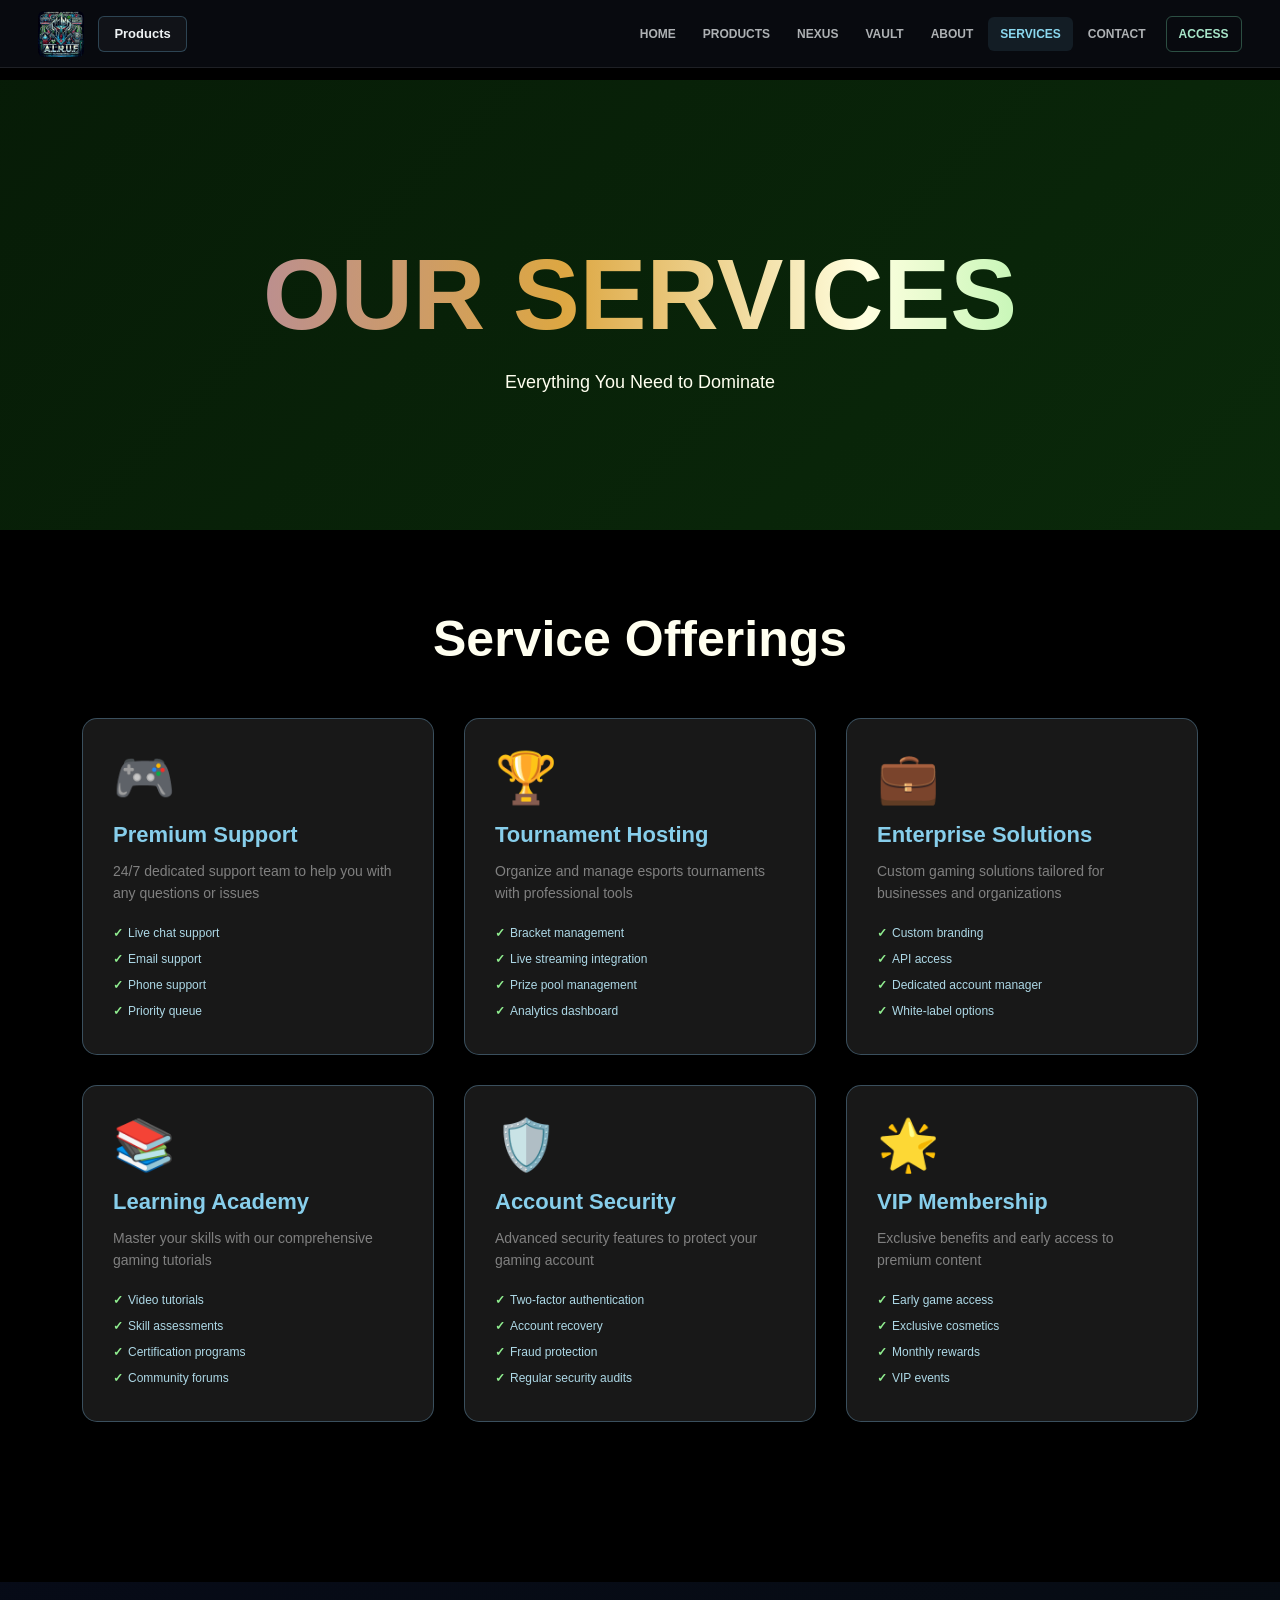
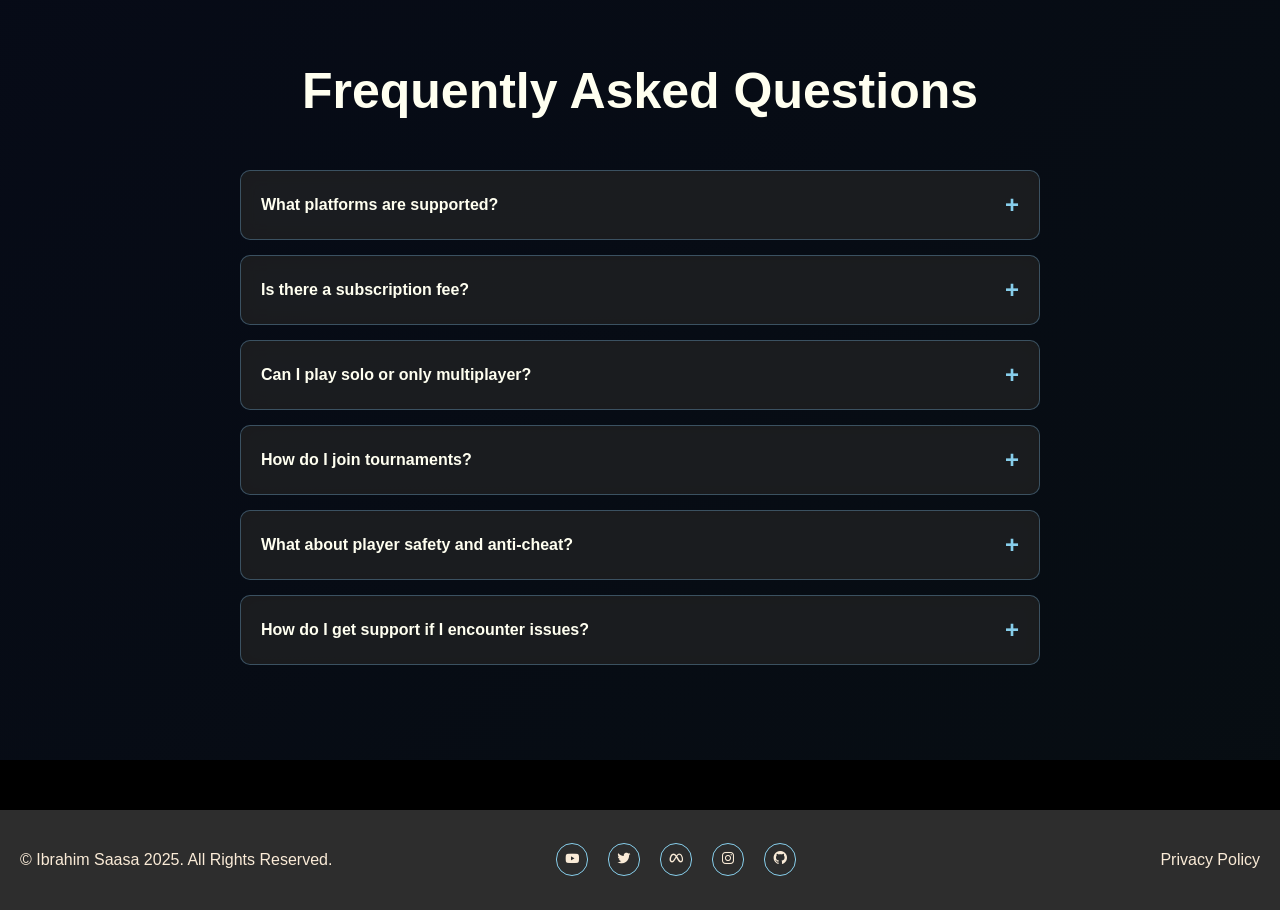
<file: services.html>
<!DOCTYPE html>
<html lang="en">

<head>
    <meta charset="UTF-8">
    <meta name="viewport" content="width=device-width, initial-scale=1.0">
    <link rel="stylesheet" href="./css/common.css?v=2">
    <link rel="stylesheet" href="./css/animations.css">
    <link rel="stylesheet" href="./css/responsive.css?v=3">
    <link rel="stylesheet" href="./css/pages/services.css">
    <link href='https://unpkg.com/boxicons@2.1.4/css/boxicons.min.css' rel='stylesheet'>
    <title>Services - AL-RUF</title>
</head>

<body>
    <div class="container">
        <header>
            <div class="head-left">
                <img src="img/logo.png" alt="logo">
                <button onclick="window.location.href='products.html'">Products</button>
            </div>

            <div class="hamburger">
                <span></span>
                <span></span>
                <span></span>
            </div>

            <div class="head-right">
                <a href="index.html">HOME</a>
                <a href="products.html">PRODUCTS</a>
                <a href="nexus.html">NEXUS</a>
                <a href="vault.html">VAULT</a>
                <a href="about.html">ABOUT</a>
                <a href="services.html" class="active">SERVICES</a>
                <a href="contact.html">CONTACT</a>
                <a href="auth.html">ACCESS</a>
            </div>
        </header>

        <section class="services-hero blur-on-scroll">
            <h1 class="gradient-text">OUR SERVICES</h1>
            <p>Everything You Need to Dominate</p>
        </section>

        <section class="services-main blur-on-scroll">
            <h2>Service Offerings</h2>
            <div class="services-grid">
                <div class="service-card">
                    <div class="service-icon">🎮</div>
                    <h3>Premium Support</h3>
                    <p>24/7 dedicated support team to help you with any questions or issues</p>
                    <ul class="service-features">
                        <li>Live chat support</li>
                        <li>Email support</li>
                        <li>Phone support</li>
                        <li>Priority queue</li>
                    </ul>
                </div>

                <div class="service-card">
                    <div class="service-icon">🏆</div>
                    <h3>Tournament Hosting</h3>
                    <p>Organize and manage esports tournaments with professional tools</p>
                    <ul class="service-features">
                        <li>Bracket management</li>
                        <li>Live streaming integration</li>
                        <li>Prize pool management</li>
                        <li>Analytics dashboard</li>
                    </ul>
                </div>

                <div class="service-card">
                    <div class="service-icon">💼</div>
                    <h3>Enterprise Solutions</h3>
                    <p>Custom gaming solutions tailored for businesses and organizations</p>
                    <ul class="service-features">
                        <li>Custom branding</li>
                        <li>API access</li>
                        <li>Dedicated account manager</li>
                        <li>White-label options</li>
                    </ul>
                </div>

                <div class="service-card">
                    <div class="service-icon">📚</div>
                    <h3>Learning Academy</h3>
                    <p>Master your skills with our comprehensive gaming tutorials</p>
                    <ul class="service-features">
                        <li>Video tutorials</li>
                        <li>Skill assessments</li>
                        <li>Certification programs</li>
                        <li>Community forums</li>
                    </ul>
                </div>

                <div class="service-card">
                    <div class="service-icon">🛡️</div>
                    <h3>Account Security</h3>
                    <p>Advanced security features to protect your gaming account</p>
                    <ul class="service-features">
                        <li>Two-factor authentication</li>
                        <li>Account recovery</li>
                        <li>Fraud protection</li>
                        <li>Regular security audits</li>
                    </ul>
                </div>

                <div class="service-card">
                    <div class="service-icon">🌟</div>
                    <h3>VIP Membership</h3>
                    <p>Exclusive benefits and early access to premium content</p>
                    <ul class="service-features">
                        <li>Early game access</li>
                        <li>Exclusive cosmetics</li>
                        <li>Monthly rewards</li>
                        <li>VIP events</li>
                    </ul>
                </div>
            </div>
        </section>

        <section class="faq-section blur-on-scroll">
            <h2>Frequently Asked Questions</h2>
            <div class="faq-container">
                <div class="faq-item">
                    <button class="faq-question">
                        What platforms are supported?
                        <span class="faq-icon">+</span>
                    </button>
                    <div class="faq-answer">
                        <p>Zenithal supports PC (Windows, Mac, Linux), PlayStation 5, Xbox Series X/S, and Nintendo
                            Switch. Mobile versions are coming soon!</p>
                    </div>
                </div>

                <div class="faq-item">
                    <button class="faq-question">
                        Is there a subscription fee?
                        <span class="faq-icon">+</span>
                    </button>
                    <div class="faq-answer">
                        <p>The base game is free-to-play with optional cosmetics and battle passes. Premium membership
                            starts at $9.99/month for additional benefits.</p>
                    </div>
                </div>

                <div class="faq-item">
                    <button class="faq-question">
                        Can I play solo or only multiplayer?
                        <span class="faq-icon">+</span>
                    </button>
                    <div class="faq-answer">
                        <p>Both! We offer rich single-player campaigns, co-op adventures, and competitive multiplayer.
                            Choose your playstyle!</p>
                    </div>
                </div>

                <div class="faq-item">
                    <button class="faq-question">
                        How do I join tournaments?
                        <span class="faq-icon">+</span>
                    </button>
                    <div class="faq-answer">
                        <p>Visit our Tournament Hub to find upcoming events, register your team, and compete for prizes.
                            Entry is free for most tournaments!</p>
                    </div>
                </div>

                <div class="faq-item">
                    <button class="faq-question">
                        What about player safety and anti-cheat?
                        <span class="faq-icon">+</span>
                    </button>
                    <div class="faq-answer">
                        <p>We use advanced anti-cheat technology and have a dedicated moderation team. Player safety is
                            our top priority with strict community guidelines.</p>
                    </div>
                </div>

                <div class="faq-item">
                    <button class="faq-question">
                        How do I get support if I encounter issues?
                        <span class="faq-icon">+</span>
                    </button>
                    <div class="faq-answer">
                        <p>Contact our 24/7 support team via live chat, email, or phone. Premium members get priority
                            support and faster response times.</p>
                    </div>
                </div>
            </div>
        </section>

        <section class="footer">
            <p>&#169 Ibrahim Saasa 2025. All Rights Reserved.</p>
            <ul>
                <li><a href="#"><i class='bx bxl-youtube'></i></a></li>
                <li><a href="#"><i class='bx bxl-twitter'></i></a></li>
                <li><a href="#"><i class='bx bxl-meta'></i></a></li>
                <li><a href="#"><i class='bx bxl-instagram'></i></a></li>
                <li><a href="#"><i class='bx bxl-github'></i></a></li>
            </ul>
            <p>Privacy Policy</p>
        </section>
    </div>

    <script src="./js/common.js?v=2"></script>
    <script src="./js/animations.js"></script>
    <script src="./js/faq.js"></script>
</body>

</html>
</file>
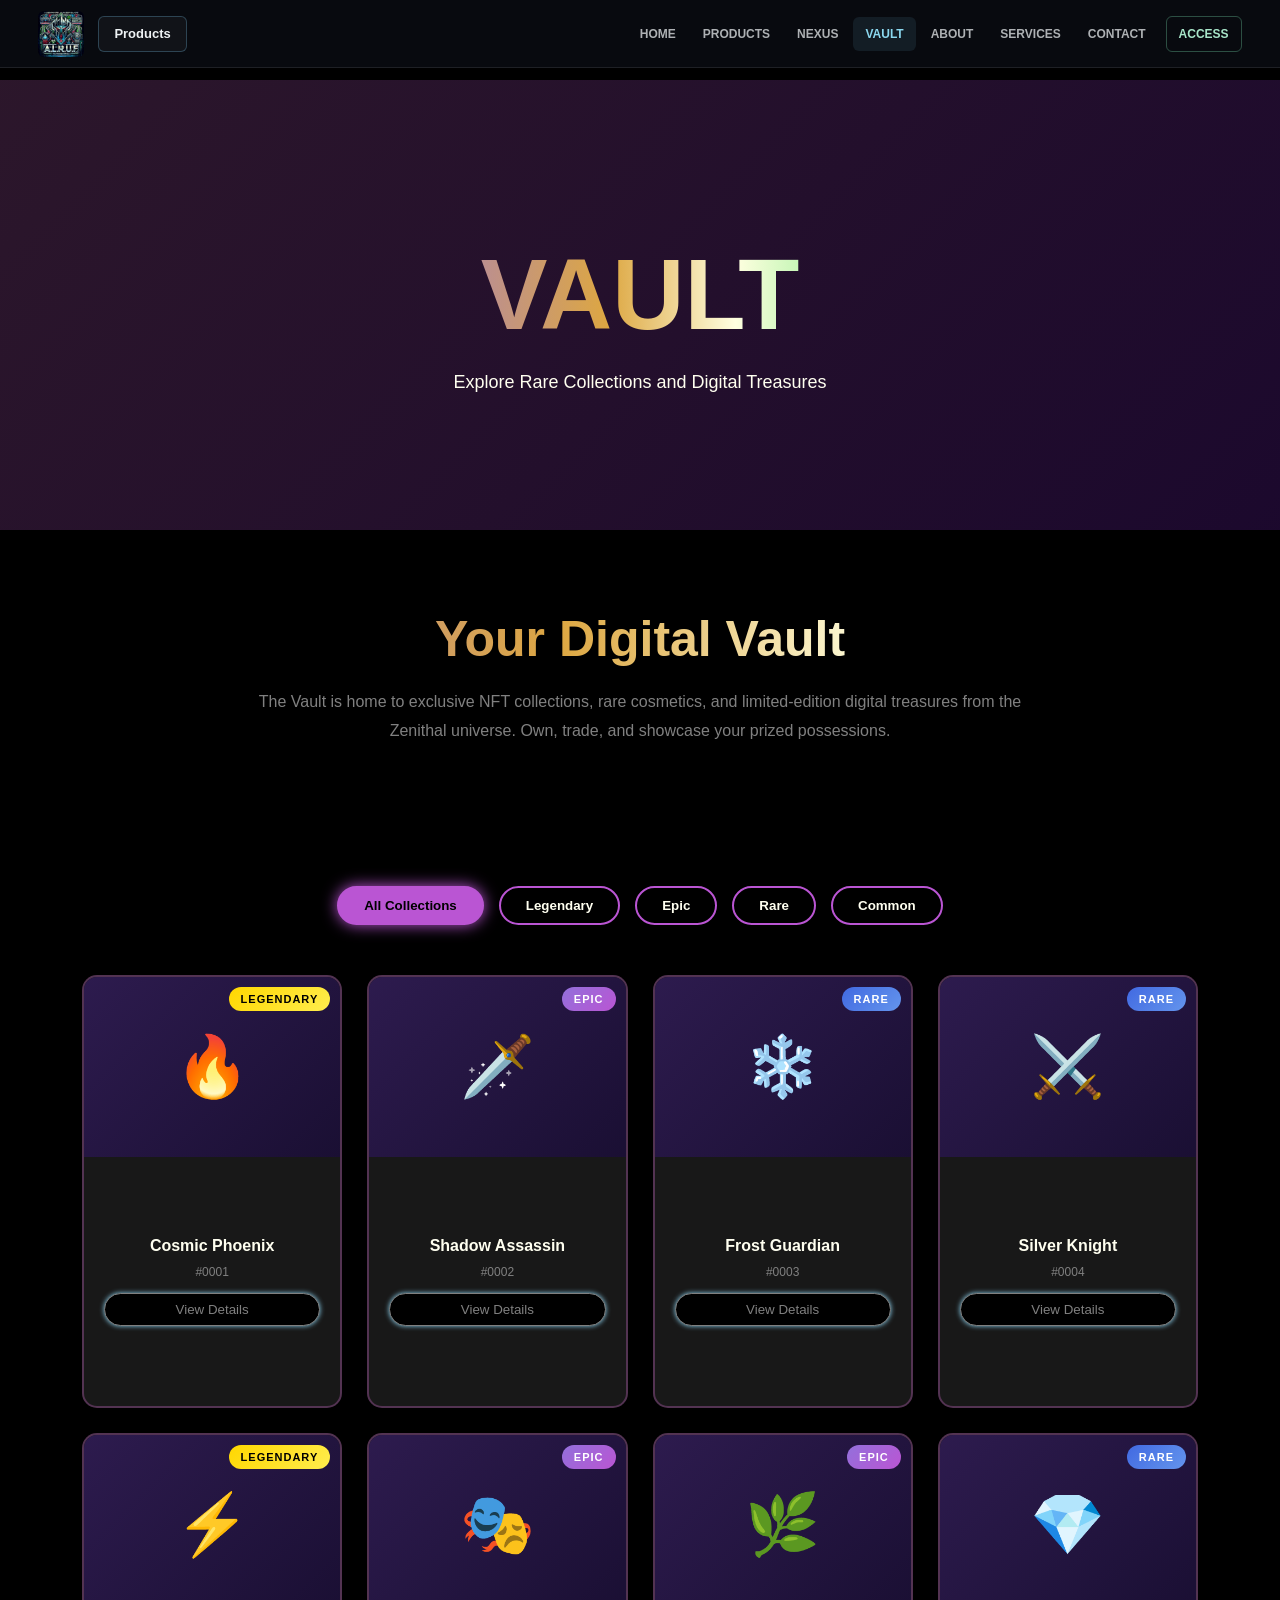
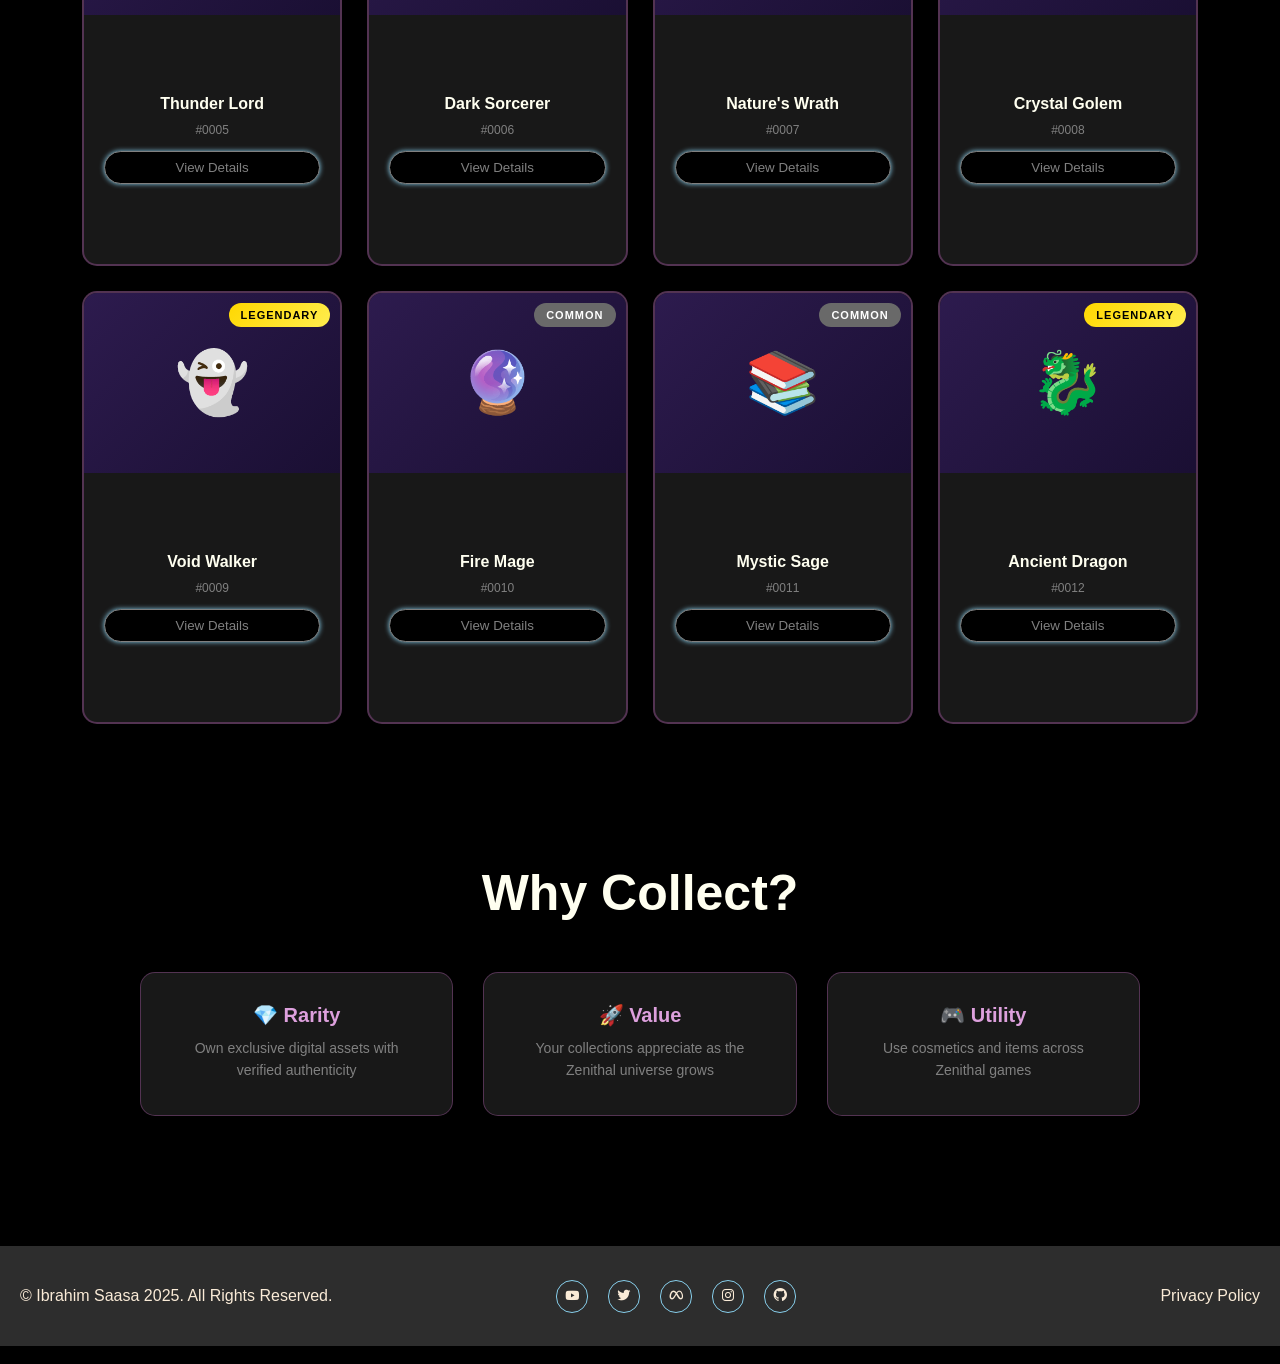
<file: vault.html>
<!DOCTYPE html>
<html lang="en">

<head>
    <meta charset="UTF-8">
    <meta name="viewport" content="width=device-width, initial-scale=1.0">
    <link rel="stylesheet" href="./css/common.css?v=2">
    <link rel="stylesheet" href="./css/animations.css">
    <link rel="stylesheet" href="./css/responsive.css?v=3">
    <link rel="stylesheet" href="./css/pages/vault.css">
    <link href='https://unpkg.com/boxicons@2.1.4/css/boxicons.min.css' rel='stylesheet'>
    <title>Vault - AL-RUF</title>
</head>

<body>
    <div class="container">
        <header>
            <div class="head-left">
                <img src="img/logo.png" alt="logo">
                <button onclick="window.location.href='products.html'">Products</button>
            </div>

            <div class="hamburger">
                <span></span>
                <span></span>
                <span></span>
            </div>

            <div class="head-right">
                <a href="index.html">HOME</a>
                <a href="products.html">PRODUCTS</a>
                <a href="nexus.html">NEXUS</a>
                <a href="vault.html" class="active">VAULT</a>
                <a href="about.html">ABOUT</a>
                <a href="services.html">SERVICES</a>
                <a href="contact.html">CONTACT</a>
                <a href="auth.html">ACCESS</a>
            </div>
        </header>

        <section class="vault-hero blur-on-scroll">
            <h1 class="gradient-text">VAULT</h1>
            <p>Explore Rare Collections and Digital Treasures</p>
        </section>

        <section class="vault-intro blur-on-scroll">
            <div class="vault-content">
                <h2>Your Digital Vault</h2>
                <p>The Vault is home to exclusive NFT collections, rare cosmetics, and limited-edition digital treasures
                    from the Zenithal universe. Own, trade, and showcase your prized possessions.</p>
            </div>
        </section>

        <section class="vault-section">
            <div class="vault-filters">
                <button class="vault-filter-tag active" data-filter="all">All Collections</button>
                <button class="vault-filter-tag" data-filter="legendary">Legendary</button>
                <button class="vault-filter-tag" data-filter="epic">Epic</button>
                <button class="vault-filter-tag" data-filter="rare">Rare</button>
                <button class="vault-filter-tag" data-filter="common">Common</button>
            </div>

            <div class="vault-grid" id="vaultGrid">
                <!-- Collections will be loaded here by JavaScript -->
            </div>
        </section>

        <section class="vault-info blur-on-scroll">
            <h2>Why Collect?</h2>
            <div class="info-cards-vault">
                <div class="info-card-vault">
                    <h3>💎 Rarity</h3>
                    <p>Own exclusive digital assets with verified authenticity</p>
                </div>
                <div class="info-card-vault">
                    <h3>🚀 Value</h3>
                    <p>Your collections appreciate as the Zenithal universe grows</p>
                </div>
                <div class="info-card-vault">
                    <h3>🎮 Utility</h3>
                    <p>Use cosmetics and items across Zenithal games</p>
                </div>
            </div>
        </section>

        <section class="footer">
            <p>&#169 Ibrahim Saasa 2025. All Rights Reserved.</p>
            <ul>
                <li><a href="#"><i class='bx bxl-youtube'></i></a></li>
                <li><a href="#"><i class='bx bxl-twitter'></i></a></li>
                <li><a href="#"><i class='bx bxl-meta'></i></a></li>
                <li><a href="#"><i class='bx bxl-instagram'></i></a></li>
                <li><a href="#"><i class='bx bxl-github'></i></a></li>
            </ul>
            <p>Privacy Policy</p>
        </section>
    </div>

    <!-- Collection Details Modal -->
    <div class="modal-overlay" id="modalOverlay"></div>
    <div class="modal" id="collectionModal">
        <div class="modal-content">
            <span class="modal-close">&times;</span>
            <div id="modalBody">
                <!-- Collection details will be inserted here -->
            </div>
        </div>
    </div>

    <script src="./js/common.js?v=2"></script>
    <script src="./js/animations.js"></script>
    <script src="./js/vault.js"></script>
</body>

</html>
</file>
<file: css/common.css>
:root {
  --primary-color: rosybrown;
  --secondary-color: royalblue;
  --accent-color: skyblue;
  --light-text: ivory;
  --dark-bg: black;
  --blur-value: 40px;
  --transition-speed: 0.3s;
}

* {
  margin: 0;
  padding: 0;
  box-sizing: border-box;
}

body {
  margin: 0;
  padding: 0;
  background-color: var(--dark-bg);
  scroll-behavior: smooth;
}

.container {
  font-family: Arial, Helvetica, sans-serif;
  color: var(--primary-color);
  display: flex;
  flex-direction: column;
  align-items: center;
  position: relative;
}

/* ========== NAVBAR ========== */
header {
  position: fixed;
  top: 0;
  right: 0;
  left: 0;
  display: flex;
  align-items: center;
  justify-content: space-between;
  min-height: 68px;
  padding: 8px clamp(16px, 3vw, 40px);
  z-index: 99;
  background: rgba(9, 12, 17, 0.9);
  border-bottom: 1px solid rgba(255, 255, 255, 0.09);
  backdrop-filter: blur(18px) saturate(140%);
  transition:
    background-color var(--transition-speed),
    box-shadow var(--transition-speed);
}

header:hover {
  background-color: rgba(12, 16, 22, 0.96);
  box-shadow: 0 8px 26px rgba(0, 0, 0, 0.2);
}

.head-left {
  display: flex;
  align-items: center;
  gap: 14px;
}

.head-left img {
  width: 46px;
  height: 46px;
  margin: 0;
  border-radius: 6px;
  object-fit: cover;
}

.head-left button {
  min-height: 36px;
  padding: 0 15px;
  border: 1px solid rgba(120, 198, 235, 0.28);
  border-radius: 6px;
  background: rgba(255, 255, 255, 0.04);
  color: #eef2f4;
  font-size: 13px;
  font-weight: 700;
  cursor: pointer;
  transition:
    background-color var(--transition-speed),
    border-color var(--transition-speed);
}

.head-left button:hover {
  background: rgba(120, 198, 235, 0.12);
  border-color: rgba(120, 198, 235, 0.58);
}

.head-right {
  align-items: center;
  display: flex;
  gap: 3px;
}

.head-right a {
  text-decoration: none;
  padding: 10px 12px;
  border-radius: 6px;
  color: rgba(238, 242, 244, 0.72);
  font-size: 12px;
  font-weight: 600;
  transition:
    color var(--transition-speed),
    background-color var(--transition-speed);
  position: relative;
}

.head-right a:hover {
  background: rgba(255, 255, 255, 0.06);
  color: #fff;
}

.head-right a:hover,
.head-right a.active {
  color: #8bd8ef;
}

.head-right a.active {
  background: rgba(120, 198, 235, 0.1);
}

.head-right a[href="profile.html"],
.head-right a[href="auth.html"] {
  border: 1px solid rgba(115, 210, 167, 0.34);
  color: #a8e6c9;
  margin-left: 5px;
}

.head-right a[href="profile.html"]:hover,
.head-right a[href="auth.html"]:hover {
  background: rgba(115, 210, 167, 0.12);
  border-color: rgba(115, 210, 167, 0.65);
  color: #d5f6e5;
}

.hamburger {
  align-items: center;
  background: rgba(255, 255, 255, 0.04);
  border: 1px solid rgba(255, 255, 255, 0.16);
  border-radius: 7px;
  display: none;
  flex-direction: column;
  gap: 5px;
  height: 42px;
  justify-content: center;
  margin: 0;
  width: 42px;
}

.hamburger span {
  background: #eef2f4;
  border-radius: 2px;
  height: 2px;
  margin: 0;
  transition:
    transform var(--transition-speed),
    opacity var(--transition-speed);
  width: 18px;
}

.hamburger.active span:first-child {
  transform: translateY(7px) rotate(45deg);
}

.hamburger.active span:nth-child(2) {
  opacity: 0;
}

.hamburger.active span:last-child {
  transform: translateY(-7px) rotate(-45deg);
}

/* ========== FOOTER ========== */
.footer {
  width: 100%;
  display: flex;
  align-items: center;
  justify-content: space-between;
  background-color: rgba(211, 211, 211, 0.21);
  backdrop-filter: blur(10px);
  height: 100px;
  margin-top: 50px;
}

.footer p {
  margin: 0 20px;
  color: antiquewhite;
}

.footer ul {
  display: flex;
  list-style: none;
  margin-right: 140px;
}

.footer a {
  text-decoration: none;
  color: antiquewhite;
  padding: 7px 7px;
  border-radius: 50px;
  border: 1px solid var(--accent-color);
  margin: 0 10px;
  transition: var(--transition-speed);
}

.footer a:hover {
  box-shadow: 0 0 10px var(--accent-color);
}

/* ========== SHARED BUTTON STYLES ========== */
.btn-primary {
  background-color: var(--secondary-color);
  border: 2px solid navy;
  padding: 10px 40px;
  border-radius: 20px;
  cursor: pointer;
  color: black;
  transition: var(--transition-speed);
}

.btn-primary:hover {
  background-color: transparent;
  color: var(--primary-color);
  box-shadow: 0 0 15px var(--secondary-color);
}

.btn-secondary {
  padding: 10px 25px;
  border: 1px solid gray;
  background-color: var(--dark-bg);
  color: gray;
  border-radius: 20px;
  box-shadow: 0 0 5px var(--accent-color);
  cursor: pointer;
  transition: var(--transition-speed);
}

.btn-secondary:hover {
  box-shadow: 0 0 15px var(--accent-color);
  opacity: 0.7;
}

/* ========== BLUR ON SCROLL ========== */
.blur-on-scroll {
  transition:
    filter 0.1s ease-out,
    opacity 0.1s ease-out;
  will-change: filter, opacity;
  opacity: 0;
  filter: blur(var(--blur-value));
}

.blur-on-scroll.visible {
  opacity: 1;
  filter: blur(0);
}

.blur-on-scroll.loaded {
  opacity: 1;
  filter: blur(0);
}
</file>
<file: css/animations.css>
/* ========== GRADIENT ANIMATION ========== */
@keyframes animate-gradient {
  to {
    background-position: 200%;
  }
}

.gradient-text {
  background: linear-gradient(
    to right,
    rosybrown,
    rgb(221, 167, 66),
    lightyellow,
    lightgreen,
    skyblue,
    rosybrown
  );
  background-size: 200%;
  background-clip: text;
  -webkit-background-clip: text;
  -webkit-text-fill-color: transparent;
  animation: animate-gradient 2.5s linear infinite;
}

/* ========== PARALLAX ANIMATION ========== */
@keyframes autoTakeFullAnimation {
  to {
    width: 100%;
    height: 100vh;
    border-radius: 0;
    margin-bottom: 100px;
  }
}

.autoTakeFull {
  animation: autoTakeFullAnimation both;
  animation-timeline: view(70% 65%);
}

/* ========== PAGE FADE IN ========== */
@keyframes fadeIn {
  from {
    opacity: 0;
  }
  to {
    opacity: 1;
  }
}

body {
  animation: fadeIn 0.5s ease-in-out;
}

/* ========== STAGGERED CARD ANIMATION ========== */
@keyframes slideUp {
  from {
    opacity: 0;
    transform: translateY(30px);
  }
  to {
    opacity: 1;
    transform: translateY(0);
  }
}

.card {
  animation: slideUp 0.6s ease-out forwards;
}

.card:nth-child(1) {
  animation-delay: 0.1s;
}

.card:nth-child(2) {
  animation-delay: 0.2s;
}

.card:nth-child(3) {
  animation-delay: 0.3s;
}

.card:nth-child(4) {
  animation-delay: 0.4s;
}

.card:nth-child(5) {
  animation-delay: 0.5s;
}

.card:nth-child(6) {
  animation-delay: 0.6s;
}

/* ========== PARALLAX SCROLL ========== */
@keyframes parallaxMove {
  0% {
    transform: translateY(0);
  }
  100% {
    transform: translateY(-50px);
  }
}

.parallax-bg {
  animation: parallaxMove linear;
  animation-timeline: scroll();
}

/* ========== 3D HOVER EFFECTS ========== */
.card {
  transition:
    transform 0.3s ease,
    box-shadow 0.3s ease;
}

.card:hover {
  transform: translateY(-10px) perspective(1000px) rotateX(5deg);
  box-shadow: 0 0 15px rgba(135, 206, 250, 0.6);
}

/* ========== MODAL ANIMATIONS ========== */
@keyframes modalSlideIn {
  from {
    opacity: 0;
    transform: scale(0.9);
  }
  to {
    opacity: 1;
    transform: scale(1);
  }
}

.modal {
  animation: modalSlideIn 0.3s ease-out;
}

@keyframes fadeBackground {
  from {
    opacity: 0;
  }
  to {
    opacity: 0.5;
  }
}

.modal-overlay {
  animation: fadeBackground 0.3s ease-out;
}
</file>
<file: css/responsive.css>
@media (max-width: 950px) {
  header {
    min-height: 64px;
    padding: 8px 16px;
  }

  .head-left img {
    height: 44px;
    width: 44px;
  }

  .head-left button {
    min-height: 34px;
    padding: 0 12px;
  }

  .head-right {
    align-items: stretch;
    background: rgba(12, 16, 22, 0.98);
    backdrop-filter: blur(18px);
    border: 1px solid rgba(255, 255, 255, 0.1);
    border-radius: 10px;
    box-shadow: 0 16px 40px rgba(0, 0, 0, 0.4);
    display: none;
    flex-direction: column;
    gap: 3px;
    left: auto;
    padding: 8px;
    position: absolute;
    right: 16px;
    top: calc(100% + 8px);
    width: min(320px, calc(100vw - 32px));
  }

  .head-right.mobile-active {
    display: flex;
  }

  .head-right a {
    border: 0;
    display: flex;
    font-size: 13px;
    margin: 0;
    padding: 12px 13px;
  }

  .hamburger {
    display: flex;
    cursor: pointer;
  }
}

/* ========== TABLET BREAKPOINT (768px) ========== */
@media (max-width: 768px) {
  header {
    flex-wrap: nowrap;
  }

  /* Hero Section */
  .hero-info h1 {
    font-size: 60px;
  }

  .hero-info {
    top: 100px;
    left: 20px;
  }

  .gaming-text {
    font-size: 60px;
    right: 10px;
    bottom: 20px;
  }

  .next-btn {
    width: 120px;
    height: 120px;
    font-size: 18px;
    left: 40%;
  }

  /* About Section */
  .about-section h1 {
    font-size: 50px;
  }

  .img-box {
    width: 280px;
    height: 400px;
  }

  /* Info Cards Grid */
  .info-cards {
    grid-template-columns: 1fr;
    gap: 15px;
  }

  .card {
    height: 35vh;
  }

  .card:nth-child(1) {
    grid-column: span 1;
  }

  .card:nth-child(2) {
    grid-row: span 1;
    height: 35vh;
  }

  .card h1 {
    font-size: 40px;
  }

  /* Contact Section */
  .contact-section h1 {
    font-size: 40px;
  }

  .contact-section .img1,
  .contact-section .img2,
  .contact-section .img3 {
    display: none;
  }

  /* Footer */
  .footer {
    flex-direction: column;
    gap: 15px;
    height: auto;
    padding: 20px;
  }

  .footer ul {
    margin-right: 0;
  }

  .footer p {
    margin: 5px 0;
    text-align: center;
  }
}

/* ========== MOBILE BREAKPOINT (480px) ========== */
@media (max-width: 480px) {
  header {
    padding: 8px;
  }

  .head-left img {
    width: 60px;
    height: 60px;
    margin-right: 10px;
  }

  .head-left button {
    padding: 8px 15px;
    font-size: 12px;
  }

  /* Hero */
  .hero-info {
    top: 80px;
    left: 10px;
  }

  .hero-info h1 {
    font-size: 40px;
    margin-bottom: 10px;
  }

  .hero-info p {
    max-width: 150px;
    font-size: 11px;
  }

  .hero-info button {
    padding: 8px 20px;
    font-size: 12px;
  }

  .gaming-text {
    font-size: 40px;
    right: 5px;
    bottom: 10px;
  }

  .next-btn {
    width: 100px;
    height: 100px;
    font-size: 14px;
    bottom: 50%;
    left: 35%;
  }

  /* About */
  .about-section {
    margin-top: 100px;
  }

  .about-section h1 {
    font-size: 30px;
  }

  .img-box {
    width: 220px;
    height: 300px;
  }

  .about-section h4 {
    font-size: 14px;
  }

  .about-section h5 {
    max-width: 300px;
    font-size: 12px;
  }

  /* Info Cards */
  .info-section {
    width: 90%;
  }

  .card h1 {
    font-size: 28px;
    top: 5px;
  }

  .card p {
    font-size: 10px;
    top: 60px;
    max-width: 150px;
  }

  .card button,
  .card .card-link {
    padding: 8px 15px;
    font-size: 10px;
    bottom: 10px;
    left: 10px;
  }

  /* Contact */
  .contact-section h1 {
    font-size: 28px;
    max-width: 300px;
  }

  .contact-section button {
    padding: 8px 20px;
    font-size: 12px;
  }

  .footer p {
    font-size: 12px;
  }

  .footer a {
    font-size: 18px;
    margin: 0 5px;
  }
}
</file>
<file: css/pages/about.css>
/* ========== ABOUT PAGE HERO ========== */
.about-hero {
  position: relative;
  width: 100%;
  height: 50vh;
  display: flex;
  flex-direction: column;
  align-items: center;
  justify-content: center;
  background: linear-gradient(
    135deg,
    rgba(255, 165, 0, 0.2) 0%,
    rgba(255, 69, 0, 0.2) 100%
  );
  margin-top: 80px;
}

.about-hero h1 {
  font-size: 100px;
  font-family: Impact, Haettenschweiler, "Arial Narrow Bold", sans-serif;
  margin: 20px 0;
}

.about-hero p {
  font-size: 18px;
  color: ivory;
}

/* ========== ABOUT MAIN ========== */
.about-main {
  width: 100%;
  padding: 80px 20px;
  display: flex;
  justify-content: center;
}

.about-content {
  max-width: 900px;
  text-align: center;
}

.about-content h2 {
  font-size: 50px;
  font-family: Impact, Haettenschweiler, "Arial Narrow Bold", sans-serif;
  color: ivory;
  margin-bottom: 20px;
  background: linear-gradient(
    to right,
    rosybrown,
    rgb(221, 167, 66),
    lightyellow,
    lightgreen,
    skyblue,
    rosybrown
  );
  background-size: 200%;
  background-clip: text;
  -webkit-background-clip: text;
  -webkit-text-fill-color: transparent;
  animation: animate-gradient 2.5s linear infinite;
}

.about-content p {
  font-size: 16px;
  color: gray;
  line-height: 1.8;
}

/* ========== LORE SECTION ========== */
.lore-section {
  width: 100%;
  padding: 80px 20px;
  display: flex;
  flex-direction: column;
  align-items: center;
}

.lore-section h2 {
  font-size: 50px;
  font-family: Impact, Haettenschweiler, "Arial Narrow Bold", sans-serif;
  color: ivory;
  margin-bottom: 50px;
}

.lore-container {
  display: grid;
  grid-template-columns: repeat(auto-fit, minmax(280px, 1fr));
  gap: 40px;
  width: 90%;
  max-width: 1100px;
}

.lore-card {
  background: rgba(30, 30, 30, 0.8);
  border-left: 4px solid skyblue;
  border-radius: 10px;
  padding: 30px;
  transition: all 0.3s ease;
  backdrop-filter: blur(10px);
  position: relative;
}

.lore-card:hover {
  border-left-color: royalblue;
  transform: translateX(10px);
  box-shadow: 0 0 20px rgba(135, 206, 250, 0.3);
}

.lore-card h3 {
  font-size: 22px;
  font-family: Impact, Haettenschweiler, "Arial Narrow Bold", sans-serif;
  color: skyblue;
  margin-bottom: 15px;
}

.lore-card p {
  font-size: 14px;
  color: gray;
  line-height: 1.8;
}

/* ========== MISSION SECTION ========== */
.mission-section {
  width: 100%;
  padding: 80px 20px;
  background: linear-gradient(
    135deg,
    rgba(65, 105, 225, 0.1) 0%,
    rgba(70, 130, 180, 0.1) 100%
  );
  display: flex;
  flex-direction: column;
  align-items: center;
}

.mission-section h2 {
  font-size: 50px;
  font-family: Impact, Haettenschweiler, "Arial Narrow Bold", sans-serif;
  color: ivory;
  margin-bottom: 50px;
}

.mission-content {
  display: grid;
  grid-template-columns: repeat(auto-fit, minmax(250px, 1fr));
  gap: 30px;
  width: 90%;
  max-width: 1100px;
}

.mission-box {
  background: rgba(30, 30, 30, 0.8);
  border: 1px solid rgba(135, 206, 250, 0.3);
  border-radius: 15px;
  padding: 30px;
  text-align: center;
  transition: all 0.3s ease;
  backdrop-filter: blur(10px);
}

.mission-box:hover {
  transform: translateY(-10px);
  border-color: rgba(135, 206, 250, 0.8);
  box-shadow: 0 0 20px rgba(135, 206, 250, 0.5);
}

.mission-box h3 {
  font-size: 24px;
  color: skyblue;
  margin-bottom: 12px;
}

.mission-box p {
  font-size: 14px;
  color: gray;
  line-height: 1.6;
}

@media (max-width: 768px) {
  .about-hero {
    height: 40vh;
  }

  .about-hero h1 {
    font-size: 50px;
  }

  .about-content h2 {
    font-size: 35px;
  }

  .lore-section h2,
  .mission-section h2 {
    font-size: 35px;
  }

  .lore-container {
    grid-template-columns: 1fr;
    gap: 30px;
  }

  .mission-content {
    grid-template-columns: 1fr;
    gap: 20px;
  }
}

@media (max-width: 480px) {
  .about-hero h1 {
    font-size: 30px;
  }

  .about-hero p {
    font-size: 14px;
  }

  .about-content h2 {
    font-size: 25px;
  }

  .about-content p {
    font-size: 14px;
  }

  .lore-section h2,
  .mission-section h2 {
    font-size: 25px;
  }

  .lore-card h3,
  .mission-box h3 {
    font-size: 18px;
  }

  .lore-card p,
  .mission-box p {
    font-size: 12px;
  }
}
</file>
<file: css/pages/auth.css>
.auth-page {
  background:
    radial-gradient(
      circle at 72% 35%,
      rgba(75, 102, 218, 0.18),
      transparent 34%
    ),
    #05060a;
  min-height: 100vh;
}

.auth-page .container {
  min-height: 100vh;
  width: 100%;
}

.auth-shell {
  width: min(1120px, calc(100% - 80px));
  min-height: 760px;
  display: grid;
  grid-template-columns: 0.9fr 1.1fr;
  align-items: center;
  gap: 90px;
  padding: 155px 0 80px;
}

.auth-intro {
  max-width: 450px;
}

.auth-kicker,
.panel-label {
  color: var(--accent-color);
  font-size: 12px;
  font-weight: 700;
  letter-spacing: 1.8px;
}

.auth-intro h1 {
  color: var(--light-text);
  font-family: Arial, Helvetica, sans-serif;
  font-size: clamp(42px, 5vw, 70px);
  line-height: 0.98;
  margin: 22px 0;
}

.auth-intro h1 span {
  color: var(--primary-color);
  display: block;
}

.auth-copy {
  color: #b8bccb;
  font-size: 17px;
  line-height: 1.65;
  max-width: 390px;
}

.auth-signal {
  align-items: center;
  color: #a9afc1;
  display: flex;
  font-size: 10px;
  gap: 10px;
  letter-spacing: 1.5px;
  margin-top: 55px;
}

.auth-signal span {
  background: #73d2a7;
  border-radius: 50%;
  box-shadow: 0 0 12px #73d2a7;
  height: 7px;
  width: 7px;
}

.auth-signal strong {
  color: var(--accent-color);
  font-size: 12px;
  margin-left: 12px;
}

.auth-panel {
  background: rgba(18, 20, 30, 0.9);
  border: 1px solid rgba(120, 198, 235, 0.22);
  border-radius: 18px;
  box-shadow:
    20px 20px 0 rgba(75, 102, 218, 0.08),
    0 0 55px rgba(0, 0, 0, 0.3);
  padding: 38px 44px 32px;
  position: relative;
}

.auth-panel::before {
  background: linear-gradient(90deg, var(--primary-color), var(--accent-color));
  content: "";
  height: 3px;
  left: 44px;
  position: absolute;
  top: 0;
  width: 90px;
}

.auth-tabs {
  border-bottom: 1px solid rgba(255, 255, 255, 0.1);
  display: flex;
  gap: 28px;
  margin-bottom: 34px;
}

.auth-tab {
  background: transparent;
  border: 0;
  color: #858b9f;
  cursor: pointer;
  font-size: 15px;
  font-weight: 700;
  padding: 0 0 14px;
  position: relative;
}

.auth-tab.active {
  color: var(--light-text);
}

.auth-tab.active::after {
  background: var(--accent-color);
  bottom: -1px;
  content: "";
  height: 2px;
  left: 0;
  position: absolute;
  width: 100%;
}

.auth-heading h2 {
  color: var(--light-text);
  font-size: 29px;
  margin: 10px 0 8px;
}
.auth-heading > p:last-child {
  color: #969bad;
  font-size: 14px;
  margin-bottom: 27px;
}

.auth-form.hidden {
  display: none;
}

.auth-field {
  margin-bottom: 18px;
}
.auth-field label {
  color: #d5d7df;
  display: block;
  font-size: 12px;
  font-weight: 700;
  margin-bottom: 8px;
}
.auth-field input:not([type="checkbox"]) {
  background: rgba(5, 6, 10, 0.65);
  border: 1px solid #34394c;
  border-radius: 7px;
  color: var(--light-text);
  font-size: 14px;
  outline: 0;
  padding: 14px 15px;
  transition:
    border-color var(--transition-speed),
    box-shadow var(--transition-speed);
  width: 100%;
}
.auth-field input:focus {
  border-color: var(--accent-color);
  box-shadow: 0 0 0 3px rgba(120, 198, 235, 0.1);
}
.auth-field input.error {
  border-color: #e37d8e;
}
.auth-field input::placeholder {
  color: #62687b;
}

.password-wrap {
  position: relative;
}
.password-wrap input {
  padding-right: 45px !important;
}
.password-toggle {
  background: transparent;
  border: 0;
  color: #858b9f;
  cursor: pointer;
  font-size: 18px;
  padding: 8px;
  position: absolute;
  right: 4px;
  top: 5px;
}
.password-toggle:hover {
  color: var(--accent-color);
}
.field-error {
  color: #e37d8e;
  display: block;
  font-size: 11px;
  margin-top: 5px;
  min-height: 0;
}
.field-hint {
  color: #737a8d;
  display: block;
  font-size: 10px;
  margin-top: 6px;
}
.password-meter {
  background: #2b2f3d;
  height: 3px;
  margin-top: 8px;
  overflow: hidden;
}
.password-meter span {
  background: #e37d8e;
  display: block;
  height: 100%;
  transition:
    width 0.25s,
    background 0.25s;
  width: 0;
}

.auth-options {
  align-items: center;
  display: flex;
  justify-content: space-between;
  margin: 3px 0 24px;
}
.check-control {
  align-items: center;
  color: #9298a9;
  cursor: pointer;
  display: flex;
  font-size: 11px;
  gap: 8px;
}
.check-control input {
  accent-color: var(--secondary-color);
}
.muted-link,
.terms-control a {
  color: var(--accent-color);
  text-decoration: none;
}
.muted-link:hover,
.terms-control a:hover {
  color: var(--light-text);
}
.terms-control {
  margin: 5px 0 22px;
}

.auth-submit {
  align-items: center;
  background: var(--secondary-color);
  border: 1px solid var(--accent-color);
  border-radius: 7px;
  color: #05060a;
  cursor: pointer;
  display: flex;
  font-size: 13px;
  font-weight: 700;
  justify-content: center;
  padding: 14px;
  transition:
    background var(--transition-speed),
    box-shadow var(--transition-speed),
    transform var(--transition-speed);
  width: 100%;
}
.auth-submit i {
  font-size: 20px;
  margin-left: 8px;
}
.auth-submit:hover {
  background: var(--accent-color);
  box-shadow: 0 0 20px rgba(120, 198, 235, 0.35);
  transform: translateY(-2px);
}
.auth-status {
  color: #73d2a7;
  font-size: 12px;
  min-height: 17px;
  padding-top: 15px;
  text-align: center;
}
.secure-note {
  border-top: 1px solid rgba(255, 255, 255, 0.08);
  color: #71778a;
  font-size: 10px;
  margin: 20px 0 0;
  padding-top: 17px;
  text-align: center;
}
.secure-note i {
  color: #73d2a7;
  font-size: 14px;
  vertical-align: middle;
}

.auth-page .footer {
  margin-top: auto;
}

@media (max-width: 900px) {
  .auth-shell {
    gap: 40px;
    width: min(760px, calc(100% - 40px));
  }
}

@media (max-width: 768px) {
  .auth-shell {
    grid-template-columns: 1fr;
    min-height: auto;
    padding: 140px 0 60px;
  }
  .auth-intro {
    max-width: 600px;
  }
  .auth-intro h1 {
    font-size: 52px;
  }
  .auth-signal {
    margin-top: 26px;
  }
  .auth-panel {
    max-width: 600px;
    width: 100%;
  }
}

@media (max-width: 480px) {
  .auth-shell {
    width: calc(100% - 24px);
  }
  .auth-intro h1 {
    font-size: 42px;
  }
  .auth-copy {
    font-size: 14px;
  }
  .auth-panel {
    padding: 30px 22px 24px;
  }
  .auth-panel::before {
    left: 22px;
  }
  .auth-heading h2 {
    font-size: 24px;
  }
  .auth-options {
    align-items: flex-start;
    flex-direction: column;
    gap: 12px;
  }
}
</file>
<file: css/pages/contact.css>
/* ========== CONTACT PAGE HERO ========== */
.contact-hero {
  position: relative;
  width: 100%;
  height: 50vh;
  display: flex;
  flex-direction: column;
  align-items: center;
  justify-content: center;
  background: linear-gradient(
    135deg,
    rgba(220, 20, 60, 0.2) 0%,
    rgba(178, 34, 34, 0.2) 100%
  );
  margin-top: 80px;
}

.contact-hero h1 {
  font-size: 100px;
  font-family: Impact, Haettenschweiler, "Arial Narrow Bold", sans-serif;
  margin: 20px 0;
}

.contact-hero p {
  font-size: 18px;
  color: ivory;
}

/* ========== CONTACT MAIN ========== */
.contact-main {
  width: 100%;
  padding: 80px 20px;
  display: grid;
  grid-template-columns: 1fr 1fr;
  gap: 60px;
  max-width: 1200px;
  margin: 0 auto;
}

.contact-content {
  display: flex;
  flex-direction: column;
}

.contact-content h2 {
  font-size: 40px;
  font-family: Impact, Haettenschweiler, "Arial Narrow Bold", sans-serif;
  color: ivory;
  margin-bottom: 30px;
}

/* ========== CONTACT FORM ========== */
.contact-form {
  display: flex;
  flex-direction: column;
  gap: 20px;
}

.form-group {
  display: flex;
  flex-direction: column;
}

.form-group label {
  font-size: 14px;
  color: skyblue;
  margin-bottom: 8px;
  font-weight: 600;
}

.form-group input,
.form-group textarea {
  padding: 12px;
  border: 1px solid rgba(135, 206, 250, 0.3);
  border-radius: 8px;
  background-color: rgba(30, 30, 30, 0.8);
  color: ivory;
  font-family: Arial, sans-serif;
  transition: all 0.3s ease;
  backdrop-filter: blur(10px);
}

.form-group input:focus,
.form-group textarea:focus {
  outline: none;
  border-color: skyblue;
  box-shadow: 0 0 10px rgba(135, 206, 250, 0.3);
  background-color: rgba(30, 30, 30, 0.95);
}

.form-group input.error,
.form-group textarea.error {
  border-color: #ff6b6b;
  background-color: rgba(255, 107, 107, 0.1);
}

.error-message {
  color: #ff6b6b;
  font-size: 12px;
  margin-top: 5px;
  margin-bottom: -15px;
}

/* ========== CONTACT INFO ========== */
.contact-info {
  display: flex;
  flex-direction: column;
}

.contact-info h2 {
  font-size: 40px;
  font-family: Impact, Haettenschweiler, "Arial Narrow Bold", sans-serif;
  color: ivory;
  margin-bottom: 30px;
}

.info-cards-contact {
  display: grid;
  grid-template-columns: 1fr;
  gap: 20px;
  margin-bottom: 40px;
}

.info-card-contact {
  background: rgba(30, 30, 30, 0.8);
  border: 1px solid rgba(135, 206, 250, 0.3);
  border-radius: 10px;
  padding: 20px;
  transition: all 0.3s ease;
  backdrop-filter: blur(10px);
}

.info-card-contact:hover {
  border-color: rgba(135, 206, 250, 0.8);
  box-shadow: 0 0 15px rgba(135, 206, 250, 0.3);
}

.info-card-contact h3 {
  font-size: 18px;
  color: skyblue;
  margin-bottom: 8px;
}

.info-card-contact p {
  font-size: 14px;
  color: gray;
  margin: 4px 0;
}

/* ========== SOCIAL LINKS ========== */
.social-links {
  display: flex;
  flex-direction: column;
  gap: 15px;
}

.social-links h3 {
  font-size: 18px;
  color: skyblue;
}

.socials {
  display: flex;
  gap: 15px;
}

.socials a {
  width: 40px;
  height: 40px;
  display: flex;
  align-items: center;
  justify-content: center;
  background-color: rgba(135, 206, 250, 0.1);
  border: 1px solid rgba(135, 206, 250, 0.3);
  border-radius: 50%;
  color: skyblue;
  transition: all 0.3s ease;
  font-size: 18px;
}

.socials a:hover {
  background-color: skyblue;
  color: black;
  box-shadow: 0 0 10px skyblue;
}

/* ========== SUCCESS MESSAGE ========== */
.success-message {
  text-align: center;
  padding: 20px;
}

.success-message h2 {
  font-size: 32px;
  color: lightgreen;
  margin-bottom: 12px;
}

.success-message p {
  font-size: 16px;
  color: gray;
}

@media (max-width: 768px) {
  .contact-hero {
    height: 40vh;
  }

  .contact-hero h1 {
    font-size: 50px;
  }

  .contact-main {
    grid-template-columns: 1fr;
    gap: 40px;
    padding: 60px 20px;
  }

  .contact-content h2,
  .contact-info h2 {
    font-size: 30px;
  }

  .info-cards-contact {
    grid-template-columns: 1fr;
  }
}

@media (max-width: 480px) {
  .contact-hero h1 {
    font-size: 30px;
  }

  .contact-hero p {
    font-size: 14px;
  }

  .contact-main {
    grid-template-columns: 1fr;
    gap: 30px;
    padding: 40px 15px;
  }

  .contact-content h2,
  .contact-info h2 {
    font-size: 24px;
  }

  .form-group label {
    font-size: 13px;
  }

  .form-group input,
  .form-group textarea {
    padding: 10px;
    font-size: 14px;
  }

  .info-card-contact h3 {
    font-size: 16px;
  }

  .info-card-contact p {
    font-size: 12px;
  }

  .socials {
    gap: 10px;
  }

  .socials a {
    width: 35px;
    height: 35px;
    font-size: 16px;
  }

  .success-message h2 {
    font-size: 24px;
  }

  .success-message p {
    font-size: 14px;
  }
}
</file>
<file: css/pages/nexus.css>
/* ========== NEXUS PAGE HERO ========== */
.nexus-hero {
  position: relative;
  width: 100%;
  height: 50vh;
  display: flex;
  flex-direction: column;
  align-items: center;
  justify-content: center;
  background: linear-gradient(
    135deg,
    rgba(30, 144, 255, 0.2) 0%,
    rgba(0, 191, 255, 0.2) 100%
  );
  margin-top: 80px;
}

.nexus-hero h1 {
  font-size: 100px;
  font-family: Impact, Haettenschweiler, "Arial Narrow Bold", sans-serif;
  margin: 20px 0;
}

.nexus-hero p {
  font-size: 18px;
  color: ivory;
}

/* ========== NEXUS INTRO SECTION ========== */
.nexus-intro {
  width: 100%;
  padding: 80px 20px;
  display: flex;
  justify-content: center;
}

.nexus-content {
  max-width: 800px;
  text-align: center;
}

.nexus-content h2 {
  font-size: 50px;
  font-family: Impact, Haettenschweiler, "Arial Narrow Bold", sans-serif;
  color: ivory;
  margin-bottom: 20px;
  background: linear-gradient(
    to right,
    rosybrown,
    rgb(221, 167, 66),
    lightyellow,
    lightgreen,
    skyblue,
    rosybrown
  );
  background-size: 200%;
  background-clip: text;
  -webkit-background-clip: text;
  -webkit-text-fill-color: transparent;
  animation: animate-gradient 2.5s linear infinite;
}

.nexus-content p {
  font-size: 16px;
  color: gray;
  line-height: 1.8;
}

/* ========== NEXUS FEATURES ========== */
.nexus-features {
  width: 100%;
  padding: 60px 20px;
  display: flex;
  flex-direction: column;
  align-items: center;
}

.nexus-features h2 {
  font-size: 50px;
  font-family: Impact, Haettenschweiler, "Arial Narrow Bold", sans-serif;
  color: ivory;
  margin-bottom: 50px;
}

.features-grid {
  display: grid;
  grid-template-columns: repeat(auto-fit, minmax(250px, 1fr));
  gap: 30px;
  width: 90%;
  max-width: 1100px;
}

.feature-card {
  background: rgba(30, 30, 30, 0.8);
  border: 1px solid rgba(135, 206, 250, 0.3);
  border-radius: 15px;
  padding: 30px;
  text-align: center;
  transition: all 0.3s ease;
  backdrop-filter: blur(10px);
}

.feature-card:hover {
  transform: translateY(-10px);
  border-color: rgba(135, 206, 250, 0.8);
  box-shadow: 0 0 20px rgba(135, 206, 250, 0.5);
}

.feature-icon {
  font-size: 50px;
  margin-bottom: 15px;
}

.feature-card h3 {
  font-size: 22px;
  color: skyblue;
  margin-bottom: 10px;
}

.feature-card p {
  font-size: 14px;
  color: gray;
  line-height: 1.6;
}

/* ========== NEXUS STATS ========== */
.nexus-stats {
  width: 100%;
  padding: 80px 20px;
  background: linear-gradient(
    135deg,
    rgba(65, 105, 225, 0.1) 0%,
    rgba(70, 130, 180, 0.1) 100%
  );
  display: flex;
  flex-direction: column;
  align-items: center;
}

.nexus-stats h2 {
  font-size: 50px;
  font-family: Impact, Haettenschweiler, "Arial Narrow Bold", sans-serif;
  color: ivory;
  margin-bottom: 50px;
}

.stats-container {
  display: grid;
  grid-template-columns: repeat(auto-fit, minmax(200px, 1fr));
  gap: 40px;
  width: 90%;
  max-width: 1000px;
}

.stat-box {
  text-align: center;
  padding: 30px;
  border-bottom: 3px solid skyblue;
  transition: 0.3s;
}

.stat-box:hover {
  transform: scale(1.05);
  border-bottom-color: royalblue;
}

.stat-box h3 {
  font-size: 50px;
  font-weight: bold;
  color: skyblue;
  margin-bottom: 10px;
  font-family: Impact, Haettenschweiler, "Arial Narrow Bold", sans-serif;
}

.stat-box p {
  font-size: 16px;
  color: gray;
}

/* ========== NEXUS CTA ========== */
.nexus-cta {
  width: 100%;
  padding: 80px 20px;
  display: flex;
  flex-direction: column;
  align-items: center;
  text-align: center;
}

.nexus-cta h2 {
  font-size: 50px;
  font-family: Impact, Haettenschweiler, "Arial Narrow Bold", sans-serif;
  color: ivory;
  margin-bottom: 15px;
}

.nexus-cta p {
  font-size: 18px;
  color: gray;
  margin-bottom: 30px;
}

@media (max-width: 768px) {
  .nexus-hero {
    height: 40vh;
  }

  .nexus-hero h1 {
    font-size: 50px;
  }

  .nexus-content h2 {
    font-size: 35px;
  }

  .nexus-features h2,
  .nexus-stats h2,
  .nexus-cta h2 {
    font-size: 35px;
  }

  .features-grid {
    grid-template-columns: 1fr;
    gap: 20px;
  }

  .stat-box h3 {
    font-size: 35px;
  }
}

@media (max-width: 480px) {
  .nexus-hero h1 {
    font-size: 30px;
  }

  .nexus-hero p {
    font-size: 14px;
  }

  .nexus-content h2 {
    font-size: 25px;
  }

  .feature-icon {
    font-size: 40px;
  }

  .feature-card h3 {
    font-size: 18px;
  }

  .stat-box h3 {
    font-size: 30px;
  }

  .stat-box p {
    font-size: 14px;
  }
}
</file>
<file: css/pages/products.css>
/* ========== PRODUCTS PAGE HERO ========== */
.products-hero {
  position: relative;
  width: 100%;
  height: 50vh;
  display: flex;
  flex-direction: column;
  align-items: center;
  justify-content: center;
  background: linear-gradient(
    135deg,
    rgba(65, 105, 225, 0.2) 0%,
    rgba(70, 130, 180, 0.2) 100%
  );
  margin-top: 80px;
}

.products-hero h1 {
  font-size: 100px;
  font-family: Impact, Haettenschweiler, "Arial Narrow Bold", sans-serif;
  margin: 20px 0;
}

.products-hero p {
  font-size: 18px;
  color: ivory;
  margin-bottom: 30px;
}

/* ========== PRODUCTS SECTION ========== */
.products-section {
  width: 100%;
  padding: 60px 20px;
  display: flex;
  flex-direction: column;
  align-items: center;
}

.filter-tags {
  display: flex;
  gap: 15px;
  margin-bottom: 50px;
  flex-wrap: wrap;
  justify-content: center;
}

.filter-tag {
  padding: 10px 25px;
  border: 2px solid royalblue;
  background-color: transparent;
  color: ivory;
  border-radius: 25px;
  cursor: pointer;
  transition: 0.3s;
  font-weight: 600;
}

.filter-tag:hover,
.filter-tag.active {
  background-color: royalblue;
  color: black;
  box-shadow: 0 0 15px royalblue;
}

/* ========== PRODUCTS GRID ========== */
.products-grid {
  display: grid;
  grid-template-columns: repeat(auto-fit, minmax(280px, 1fr));
  gap: 30px;
  width: 90%;
  max-width: 1200px;
}

.product-card {
  background: rgba(30, 30, 30, 0.8);
  border: 1px solid rgba(135, 206, 250, 0.3);
  border-radius: 15px;
  overflow: hidden;
  transition: all 0.3s ease;
  cursor: pointer;
  backdrop-filter: blur(10px);
}

.product-card:hover {
  transform: translateY(-10px);
  border-color: rgba(135, 206, 250, 0.8);
  box-shadow: 0 0 20px rgba(135, 206, 250, 0.5);
}

.product-image {
  width: 100%;
  height: 200px;
  background: linear-gradient(135deg, #1a1a2e 0%, #16213e 100%);
  display: flex;
  align-items: center;
  justify-content: center;
  font-size: 60px;
  color: rgba(135, 206, 250, 0.3);
}

.product-info {
  padding: 20px;
}

.product-info h3 {
  font-size: 18px;
  color: ivory;
  margin-bottom: 8px;
}

.product-category {
  display: inline-block;
  padding: 4px 10px;
  background-color: rgba(218, 112, 214, 0.3);
  color: plum;
  border-radius: 10px;
  font-size: 12px;
  margin-bottom: 10px;
}

.product-description {
  font-size: 13px;
  color: gray;
  margin-bottom: 12px;
  min-height: 35px;
}

.product-price {
  font-size: 20px;
  font-weight: bold;
  color: lightgreen;
  margin-bottom: 12px;
}

.product-specs {
  font-size: 11px;
  color: lightblue;
  margin-bottom: 15px;
}

.product-specs p {
  margin: 4px 0;
}

.product-button {
  width: 100%;
  padding: 8px 0;
  background-color: royalblue;
  border: none;
  color: black;
  border-radius: 8px;
  cursor: pointer;
  font-weight: 600;
  transition: 0.3s;
}

.product-button:hover {
  background-color: transparent;
  border: 1px solid royalblue;
  color: royalblue;
}

/* ========== MODAL STYLES ========== */
.modal-overlay {
  display: none;
  position: fixed;
  top: 0;
  left: 0;
  width: 100%;
  height: 100%;
  background-color: rgba(0, 0, 0, 0.5);
  z-index: 100;
}

.modal {
  display: none;
  position: fixed;
  top: 50%;
  left: 50%;
  transform: translate(-50%, -50%);
  background-color: #1a1a2e;
  border: 1px solid rgba(135, 206, 250, 0.3);
  border-radius: 15px;
  z-index: 101;
  max-width: 600px;
  width: 90%;
  max-height: 80vh;
  overflow-y: auto;
}

.modal-content {
  position: relative;
  padding: 30px;
}

.modal-close {
  position: absolute;
  top: 15px;
  right: 20px;
  font-size: 28px;
  cursor: pointer;
  color: ivory;
  transition: 0.3s;
}

.modal-close:hover {
  color: royalblue;
}

.product-actions {
  display: grid;
  gap: 10px;
  grid-template-columns: repeat(2, minmax(0, 1fr));
  margin-top: 24px;
}

.product-library-action {
  align-items: center;
  background: #4169d8;
  border: 1px solid #6688e7;
  border-radius: 4px;
  color: #fff;
  cursor: pointer;
  display: inline-flex;
  font: inherit;
  font-size: 13px;
  gap: 7px;
  justify-content: center;
  min-height: 44px;
  padding: 8px 12px;
}

.product-library-action.purchase-action {
  background: #263b3a;
  border-color: #547d70;
}

.product-library-action:disabled {
  cursor: wait;
  opacity: 0.65;
}

.product-action-status {
  color: #73d2a7;
  font-size: 12px;
  min-height: 18px;
  margin-top: 12px;
}

@media (max-width: 768px) {
  .products-hero {
    height: 40vh;
  }

  .products-hero h1 {
    font-size: 50px;
  }

  .filter-tags {
    gap: 10px;
  }

  .filter-tag {
    padding: 8px 15px;
    font-size: 12px;
  }

  .products-grid {
    grid-template-columns: repeat(auto-fit, minmax(200px, 1fr));
    gap: 20px;
    width: 95%;
  }

  .modal {
    width: 95%;
  }

  .product-actions {
    grid-template-columns: 1fr;
  }
}

@media (max-width: 480px) {
  .products-hero h1 {
    font-size: 30px;
  }

  .products-hero p {
    font-size: 14px;
  }

  .filter-tags {
    gap: 8px;
  }

  .products-grid {
    grid-template-columns: 1fr;
  }

  .product-info h3 {
    font-size: 16px;
  }

  .product-price {
    font-size: 18px;
  }
}
</file>
<file: css/pages/profile.css>
.profile-page {
  background:
    radial-gradient(
      ellipse at 12% 8%,
      rgba(115, 210, 167, 0.09),
      transparent 30%
    ),
    radial-gradient(
      ellipse at 91% 28%,
      rgba(120, 198, 235, 0.1),
      transparent 32%
    ),
    #080a0e;
  color: #f3f1e9;
  min-height: 100vh;
}

.profile-shell {
  margin: 0 auto;
  max-width: 1160px;
  padding: 145px 32px 60px;
  width: 100%;
}

.profile-banner {
  align-items: center;
  border-bottom: 1px solid rgba(196, 205, 218, 0.18);
  display: flex;
  gap: 28px;
  justify-content: space-between;
  padding: 34px 0 38px;
}

.profile-identity {
  align-items: center;
  display: flex;
  gap: 24px;
  min-width: 0;
}

.avatar-frame {
  align-items: center;
  aspect-ratio: 1;
  background: linear-gradient(145deg, #243f4c, #1b2529 55%, #785e5b);
  border: 2px solid rgba(115, 210, 167, 0.7);
  border-radius: 50%;
  color: #f4f1e9;
  display: flex;
  flex: 0 0 112px;
  font-size: 32px;
  font-weight: 700;
  justify-content: center;
  overflow: hidden;
  width: 112px;
}

.avatar-frame img {
  height: 100%;
  object-fit: cover;
  width: 100%;
}

.profile-kicker {
  color: #73d2a7;
  font-size: 11px;
  font-weight: 700;
  letter-spacing: 1.5px;
}

.profile-identity h1 {
  font-size: 34px;
  line-height: 1.15;
  margin: 7px 0;
  overflow-wrap: anywhere;
}

.profile-email,
.profile-since {
  color: #a5adba;
  font-size: 13px;
  line-height: 1.6;
  overflow-wrap: anywhere;
}

.profile-stats {
  display: flex;
  gap: 34px;
}

.profile-stats div {
  display: grid;
  gap: 4px;
  min-width: 90px;
}

.profile-stats strong {
  color: #f1c77c;
  font-size: 28px;
}

.profile-stats span {
  color: #939caa;
  font-size: 10px;
  font-weight: 700;
  letter-spacing: 1px;
}

.profile-settings,
.library-section {
  border-bottom: 1px solid rgba(196, 205, 218, 0.18);
  padding: 34px 0;
}

.section-heading h2 {
  font-size: 24px;
  margin-top: 7px;
}

.profile-form {
  align-items: end;
  display: grid;
  gap: 18px;
  grid-template-columns: minmax(190px, 0.85fr) minmax(220px, 1.5fr) auto;
  margin-top: 22px;
}

.avatar-picker {
  align-content: center;
  border: 1px dashed rgba(120, 198, 235, 0.48);
  color: #d7dce2;
  cursor: pointer;
  display: grid;
  gap: 5px;
  min-height: 72px;
  padding: 12px 16px;
}

.avatar-picker i {
  color: #78c6eb;
  font-size: 20px;
}

.avatar-picker span,
.name-field span {
  font-size: 12px;
  font-weight: 700;
}

.avatar-picker small {
  color: #8e98a6;
  font-size: 10px;
}

.name-field {
  display: grid;
  gap: 9px;
}

.name-field input {
  background: #11151b;
  border: 1px solid #39414c;
  border-radius: 4px;
  color: #f3f1e9;
  font: inherit;
  min-height: 44px;
  padding: 0 12px;
  width: 100%;
}

.name-field input:focus {
  border-color: #78c6eb;
  outline: 2px solid rgba(120, 198, 235, 0.2);
}

.profile-save,
.profile-actions button,
.profile-actions a {
  align-items: center;
  background: #4169d8;
  border: 0;
  border-radius: 4px;
  color: #fff;
  cursor: pointer;
  display: inline-flex;
  font: inherit;
  font-size: 13px;
  font-weight: 700;
  gap: 8px;
  justify-content: center;
  min-height: 44px;
  padding: 0 16px;
  text-decoration: none;
}

.profile-save:hover,
.profile-actions a:hover {
  background: #547ce8;
}

.profile-status {
  color: #73d2a7;
  font-size: 13px;
  min-height: 20px;
  padding-top: 7px;
}

.library-heading {
  align-items: end;
  display: flex;
  gap: 20px;
  justify-content: space-between;
}

.library-tabs {
  border-bottom: 1px solid rgba(196, 205, 218, 0.2);
  display: flex;
  gap: 20px;
}

.library-tab {
  background: transparent;
  border: 0;
  border-bottom: 2px solid transparent;
  color: #9ca5b2;
  cursor: pointer;
  font: inherit;
  font-size: 13px;
  padding: 10px 0;
}

.library-tab.active {
  border-color: #73d2a7;
  color: #f3f1e9;
}

.demo-note {
  color: #a5adba;
  font-size: 12px;
  margin: 18px 0;
}

.library-grid {
  display: grid;
  gap: 16px;
  grid-template-columns: repeat(auto-fill, minmax(230px, 1fr));
}

.library-item {
  background: #11151b;
  border: 1px solid #29333a;
  border-radius: 6px;
  display: grid;
  grid-template-columns: 64px minmax(0, 1fr);
  gap: 13px;
  padding: 14px;
}

.library-thumb {
  align-items: center;
  aspect-ratio: 1;
  background: #202a32;
  border-radius: 3px;
  color: #78c6eb;
  display: flex;
  font-size: 28px;
  justify-content: center;
  overflow: hidden;
  width: 64px;
}

.library-thumb img {
  height: 100%;
  object-fit: cover;
  width: 64px;
}

.library-item h3 {
  color: #f2f1eb;
  font-size: 14px;
  line-height: 1.35;
  overflow-wrap: anywhere;
}

.library-item p {
  color: #a2acb7;
  font-size: 11px;
  margin-top: 5px;
}

.library-item button {
  background: transparent;
  border: 0;
  color: #78c6eb;
  cursor: pointer;
  font: inherit;
  font-size: 11px;
  margin-top: 10px;
  padding: 0;
  text-align: left;
}

.library-empty,
.profile-loading {
  color: #a5adba;
  font-size: 14px;
  grid-column: 1 / -1;
  padding: 24px 0;
}

.profile-actions {
  align-items: center;
  display: flex;
  gap: 14px;
  justify-content: space-between;
  padding-top: 24px;
}

.profile-actions button {
  background: transparent;
  border: 1px solid #47515e;
  color: #c5ccd5;
}

.profile-actions button:hover {
  border-color: #e37d8e;
  color: #eaa1aa;
}

@media (max-width: 760px) {
  .profile-shell {
    padding: 125px 20px 42px;
  }

  .profile-banner {
    align-items: flex-start;
    flex-direction: column;
  }

  .profile-stats {
    padding-left: 136px;
  }

  .profile-form {
    grid-template-columns: 1fr 1fr;
  }

  .avatar-picker {
    grid-column: 1 / -1;
  }

  .profile-save {
    grid-column: 1 / -1;
  }

  .library-heading {
    align-items: flex-start;
    flex-direction: column;
  }
}

@media (max-width: 480px) {
  .profile-shell {
    padding-left: 16px;
    padding-right: 16px;
  }

  .profile-identity {
    align-items: flex-start;
    gap: 15px;
  }

  .avatar-frame {
    flex-basis: 76px;
    font-size: 24px;
    width: 76px;
  }

  .profile-identity h1 {
    font-size: 25px;
  }

  .profile-stats {
    gap: 22px;
    padding-left: 91px;
  }

  .profile-form {
    grid-template-columns: 1fr;
  }

  .avatar-picker,
  .profile-save {
    grid-column: auto;
  }

  .profile-actions {
    align-items: stretch;
    flex-direction: column;
  }
}
</file>
<file: css/pages/services.css>
/* ========== SERVICES PAGE HERO ========== */
.services-hero {
  position: relative;
  width: 100%;
  height: 50vh;
  display: flex;
  flex-direction: column;
  align-items: center;
  justify-content: center;
  background: linear-gradient(
    135deg,
    rgba(34, 139, 34, 0.2) 0%,
    rgba(50, 205, 50, 0.2) 100%
  );
  margin-top: 80px;
}

.services-hero h1 {
  font-size: 100px;
  font-family: Impact, Haettenschweiler, "Arial Narrow Bold", sans-serif;
  margin: 20px 0;
}

.services-hero p {
  font-size: 18px;
  color: ivory;
}

/* ========== SERVICES MAIN ========== */
.services-main {
  width: 100%;
  padding: 80px 20px;
  display: flex;
  flex-direction: column;
  align-items: center;
}

.services-main h2 {
  font-size: 50px;
  font-family: Impact, Haettenschweiler, "Arial Narrow Bold", sans-serif;
  color: ivory;
  margin-bottom: 50px;
}

.services-grid {
  display: grid;
  grid-template-columns: repeat(auto-fit, minmax(300px, 1fr));
  gap: 30px;
  width: 90%;
  max-width: 1200px;
  margin-bottom: 80px;
}

.service-card {
  background: rgba(30, 30, 30, 0.8);
  border: 1px solid rgba(135, 206, 250, 0.3);
  border-radius: 15px;
  padding: 30px;
  transition: all 0.3s ease;
  backdrop-filter: blur(10px);
}

.service-card:hover {
  transform: translateY(-10px);
  border-color: rgba(135, 206, 250, 0.8);
  box-shadow: 0 0 20px rgba(135, 206, 250, 0.5);
}

.service-icon {
  font-size: 50px;
  margin-bottom: 15px;
}

.service-card h3 {
  font-size: 22px;
  color: skyblue;
  margin-bottom: 12px;
}

.service-card p {
  font-size: 14px;
  color: gray;
  margin-bottom: 15px;
  line-height: 1.6;
}

.service-features {
  list-style: none;
  padding: 0;
  margin: 15px 0 0 0;
  text-align: left;
}

.service-features li {
  font-size: 12px;
  color: lightblue;
  padding: 6px 0;
  padding-left: 15px;
  position: relative;
}

.service-features li:before {
  content: "✓";
  position: absolute;
  left: 0;
  color: lightgreen;
  font-weight: bold;
}

/* ========== FAQ SECTION ========== */
.faq-section {
  width: 100%;
  padding: 80px 20px;
  background: linear-gradient(
    135deg,
    rgba(65, 105, 225, 0.1) 0%,
    rgba(70, 130, 180, 0.1) 100%
  );
  display: flex;
  flex-direction: column;
  align-items: center;
}

.faq-section h2 {
  font-size: 50px;
  font-family: Impact, Haettenschweiler, "Arial Narrow Bold", sans-serif;
  color: ivory;
  margin-bottom: 50px;
}

.faq-container {
  width: 90%;
  max-width: 800px;
}

.faq-item {
  background: rgba(30, 30, 30, 0.8);
  border: 1px solid rgba(135, 206, 250, 0.3);
  border-radius: 10px;
  margin-bottom: 15px;
  overflow: hidden;
  backdrop-filter: blur(10px);
}

.faq-question {
  width: 100%;
  padding: 20px;
  background: transparent;
  border: none;
  color: ivory;
  font-size: 16px;
  font-weight: 600;
  cursor: pointer;
  display: flex;
  justify-content: space-between;
  align-items: center;
  transition: all 0.3s ease;
  text-align: left;
}

.faq-question:hover {
  background-color: rgba(135, 206, 250, 0.1);
  color: skyblue;
}

.faq-icon {
  font-size: 24px;
  color: skyblue;
  transition: transform 0.3s ease;
}

.faq-item.active .faq-icon {
  transform: rotate(45deg);
}

.faq-answer {
  max-height: 0;
  overflow: hidden;
  transition: max-height 0.3s ease;
  background-color: rgba(0, 0, 0, 0.3);
}

.faq-item.active .faq-answer {
  max-height: 200px;
}

.faq-answer p {
  padding: 20px;
  font-size: 14px;
  color: gray;
  line-height: 1.6;
  margin: 0;
}

@media (max-width: 768px) {
  .services-hero {
    height: 40vh;
  }

  .services-hero h1 {
    font-size: 50px;
  }

  .services-main h2,
  .faq-section h2 {
    font-size: 35px;
  }

  .services-grid {
    grid-template-columns: 1fr;
    gap: 20px;
  }

  .faq-container {
    width: 95%;
  }
}

@media (max-width: 480px) {
  .services-hero h1 {
    font-size: 30px;
  }

  .services-hero p {
    font-size: 14px;
  }

  .services-main h2,
  .faq-section h2 {
    font-size: 25px;
  }

  .service-icon {
    font-size: 40px;
  }

  .service-card h3 {
    font-size: 18px;
  }

  .service-card p,
  .service-features li {
    font-size: 12px;
  }

  .faq-question {
    padding: 15px;
    font-size: 14px;
  }

  .faq-answer p {
    padding: 15px;
    font-size: 12px;
  }
}
</file>
<file: css/pages/vault.css>
/* ========== VAULT PAGE HERO ========== */
.vault-hero {
  position: relative;
  width: 100%;
  height: 50vh;
  display: flex;
  flex-direction: column;
  align-items: center;
  justify-content: center;
  background: linear-gradient(
    135deg,
    rgba(218, 112, 214, 0.2) 0%,
    rgba(138, 43, 226, 0.2) 100%
  );
  margin-top: 80px;
}

.vault-hero h1 {
  font-size: 100px;
  font-family: Impact, Haettenschweiler, "Arial Narrow Bold", sans-serif;
  margin: 20px 0;
}

.vault-hero p {
  font-size: 18px;
  color: ivory;
}

/* ========== VAULT INTRO ========== */
.vault-intro {
  width: 100%;
  padding: 80px 20px;
  display: flex;
  justify-content: center;
}

.vault-content {
  max-width: 800px;
  text-align: center;
}

.vault-content h2 {
  font-size: 50px;
  font-family: Impact, Haettenschweiler, "Arial Narrow Bold", sans-serif;
  color: ivory;
  margin-bottom: 20px;
  background: linear-gradient(
    to right,
    rosybrown,
    rgb(221, 167, 66),
    lightyellow,
    lightgreen,
    skyblue,
    rosybrown
  );
  background-size: 200%;
  background-clip: text;
  -webkit-background-clip: text;
  -webkit-text-fill-color: transparent;
  animation: animate-gradient 2.5s linear infinite;
}

.vault-content p {
  font-size: 16px;
  color: gray;
  line-height: 1.8;
}

/* ========== VAULT SECTION ========== */
.vault-section {
  width: 100%;
  padding: 60px 20px;
  display: flex;
  flex-direction: column;
  align-items: center;
}

.vault-filters {
  display: flex;
  gap: 15px;
  margin-bottom: 50px;
  flex-wrap: wrap;
  justify-content: center;
}

.vault-filter-tag {
  padding: 10px 25px;
  border: 2px solid mediumorchid;
  background-color: transparent;
  color: ivory;
  border-radius: 25px;
  cursor: pointer;
  transition: 0.3s;
  font-weight: 600;
}

.vault-filter-tag:hover,
.vault-filter-tag.active {
  background-color: mediumorchid;
  color: black;
  box-shadow: 0 0 15px mediumorchid;
}

/* ========== VAULT GRID ========== */
.vault-grid {
  display: grid;
  grid-template-columns: repeat(auto-fit, minmax(220px, 1fr));
  gap: 25px;
  width: 90%;
  max-width: 1200px;
}

.vault-item {
  background: rgba(30, 30, 30, 0.8);
  border: 2px solid rgba(218, 112, 214, 0.3);
  border-radius: 15px;
  overflow: hidden;
  cursor: pointer;
  transition: all 0.3s ease;
  backdrop-filter: blur(10px);
  position: relative;
}

.vault-item:hover {
  transform: translateY(-10px);
  border-color: rgba(218, 112, 214, 0.8);
  box-shadow: 0 0 20px rgba(218, 112, 214, 0.5);
}

.vault-image {
  width: 100%;
  height: 180px;
  background: linear-gradient(135deg, #2d1b4e 0%, #1a0f33 100%);
  display: flex;
  align-items: center;
  justify-content: center;
  font-size: 60px;
  position: relative;
  overflow: hidden;
}

.rarity-badge {
  position: absolute;
  top: 10px;
  right: 10px;
  padding: 6px 12px;
  border-radius: 20px;
  font-size: 11px;
  font-weight: bold;
  text-transform: uppercase;
  letter-spacing: 1px;
}

.rarity-legendary {
  background: linear-gradient(135deg, #ffd700, #ffed4e);
  color: black;
}

.rarity-epic {
  background: linear-gradient(135deg, #9370db, #ba55d3);
  color: white;
}

.rarity-rare {
  background: linear-gradient(135deg, #4169e1, #6495ed);
  color: white;
}

.rarity-common {
  background-color: #696969;
  color: white;
}

.vault-info {
  padding: 15px;
}

.vault-info h3 {
  font-size: 16px;
  color: ivory;
  margin-bottom: 6px;
}

.vault-info p {
  font-size: 12px;
  color: gray;
  margin: 4px 0;
}

/* ========== VAULT INFO SECTION ========== */
.vault-info {
  width: 100%;
  padding: 80px 20px;
  display: flex;
  flex-direction: column;
  align-items: center;
}

.vault-info h2 {
  font-size: 50px;
  font-family: Impact, Haettenschweiler, "Arial Narrow Bold", sans-serif;
  color: ivory;
  margin-bottom: 50px;
}

.info-cards-vault {
  display: grid;
  grid-template-columns: repeat(auto-fit, minmax(250px, 1fr));
  gap: 30px;
  width: 90%;
  max-width: 1000px;
}

.info-card-vault {
  background: rgba(30, 30, 30, 0.8);
  border: 1px solid rgba(218, 112, 214, 0.3);
  border-radius: 15px;
  padding: 30px;
  text-align: center;
  transition: 0.3s;
  backdrop-filter: blur(10px);
}

.info-card-vault:hover {
  border-color: rgba(218, 112, 214, 0.8);
  box-shadow: 0 0 15px rgba(218, 112, 214, 0.3);
}

.info-card-vault h3 {
  font-size: 20px;
  color: plum;
  margin-bottom: 10px;
}

.info-card-vault p {
  font-size: 14px;
  color: gray;
  line-height: 1.6;
}

@media (max-width: 768px) {
  .vault-hero {
    height: 40vh;
  }

  .vault-hero h1 {
    font-size: 50px;
  }

  .vault-filters {
    gap: 10px;
  }

  .vault-filter-tag {
    padding: 8px 15px;
    font-size: 12px;
  }

  .vault-grid {
    grid-template-columns: repeat(auto-fit, minmax(180px, 1fr));
    gap: 20px;
  }

  .vault-info h2 {
    font-size: 35px;
  }
}

@media (max-width: 480px) {
  .vault-hero h1 {
    font-size: 30px;
  }

  .vault-hero p {
    font-size: 14px;
  }

  .vault-grid {
    grid-template-columns: repeat(auto-fit, minmax(150px, 1fr));
    gap: 15px;
  }

  .vault-image {
    height: 140px;
    font-size: 40px;
  }

  .vault-info h2 {
    font-size: 25px;
  }

  .info-cards-vault {
    grid-template-columns: 1fr;
  }
}
</file>
